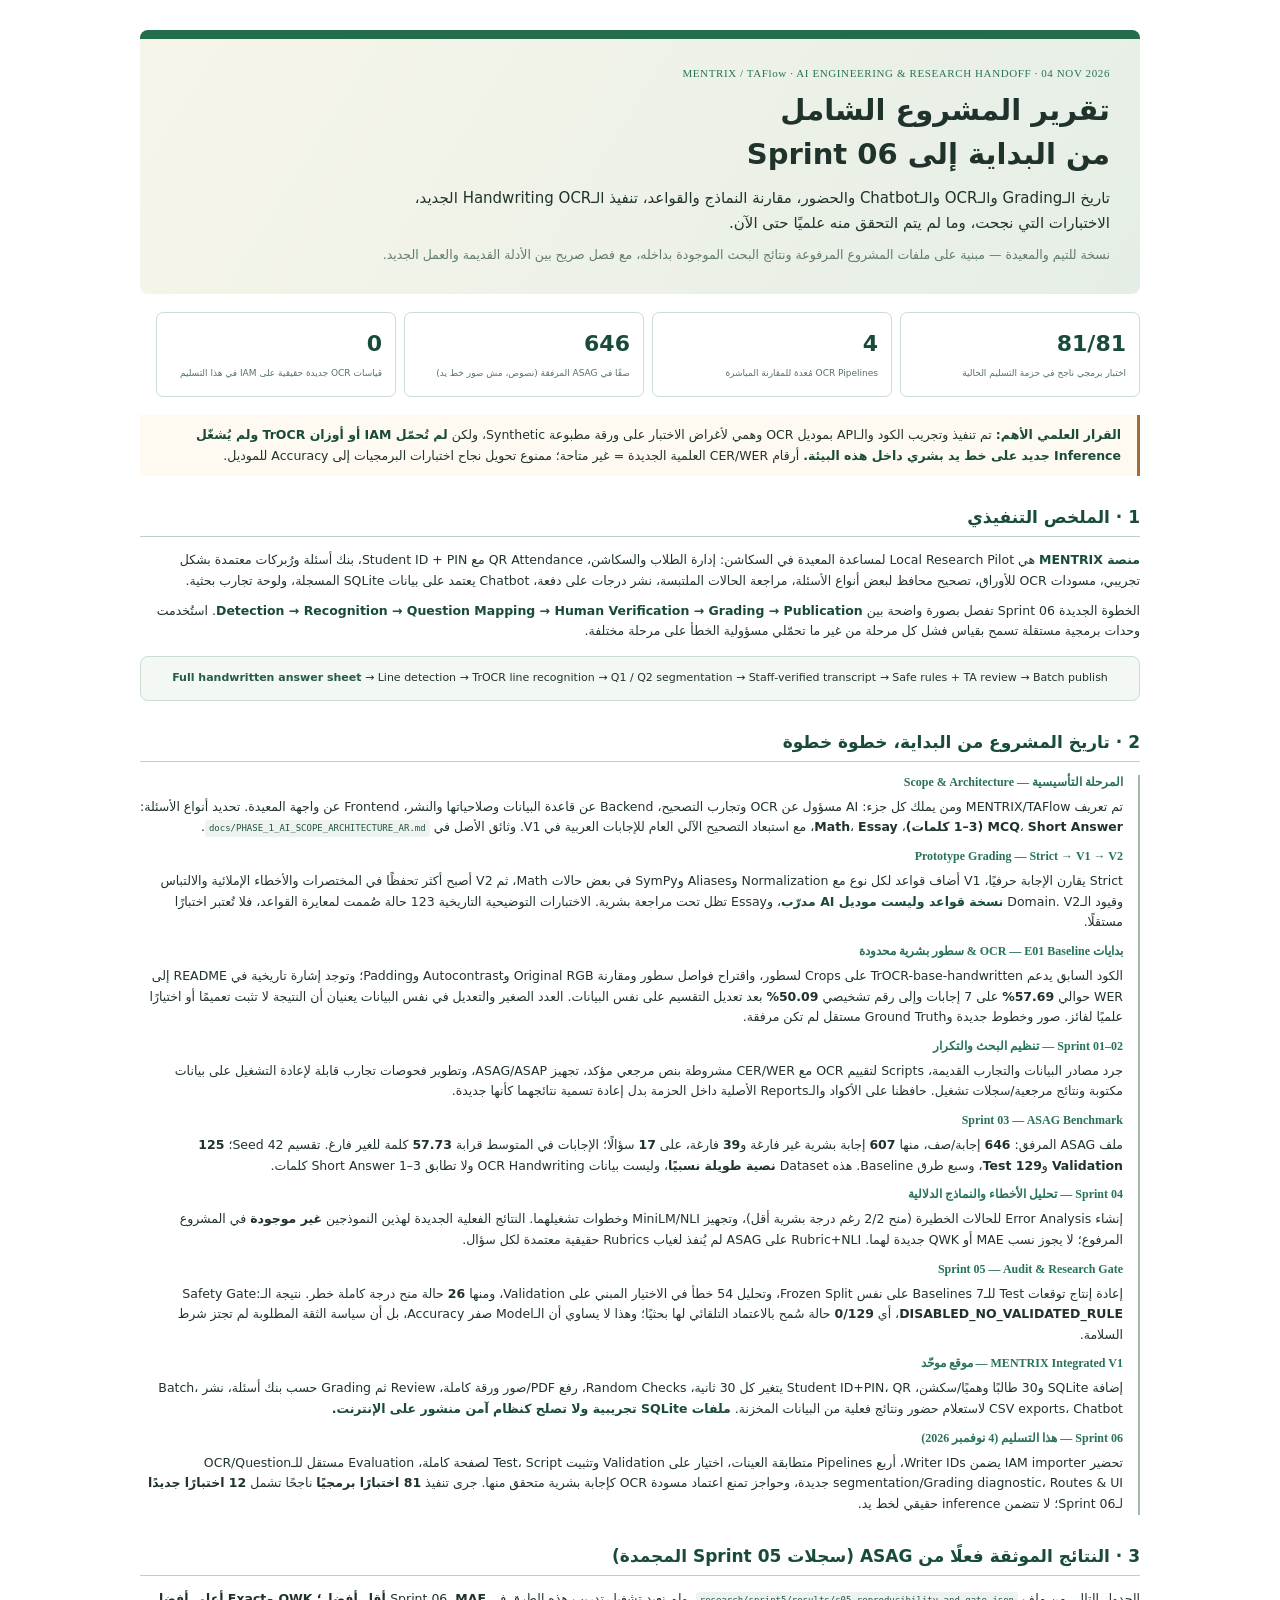
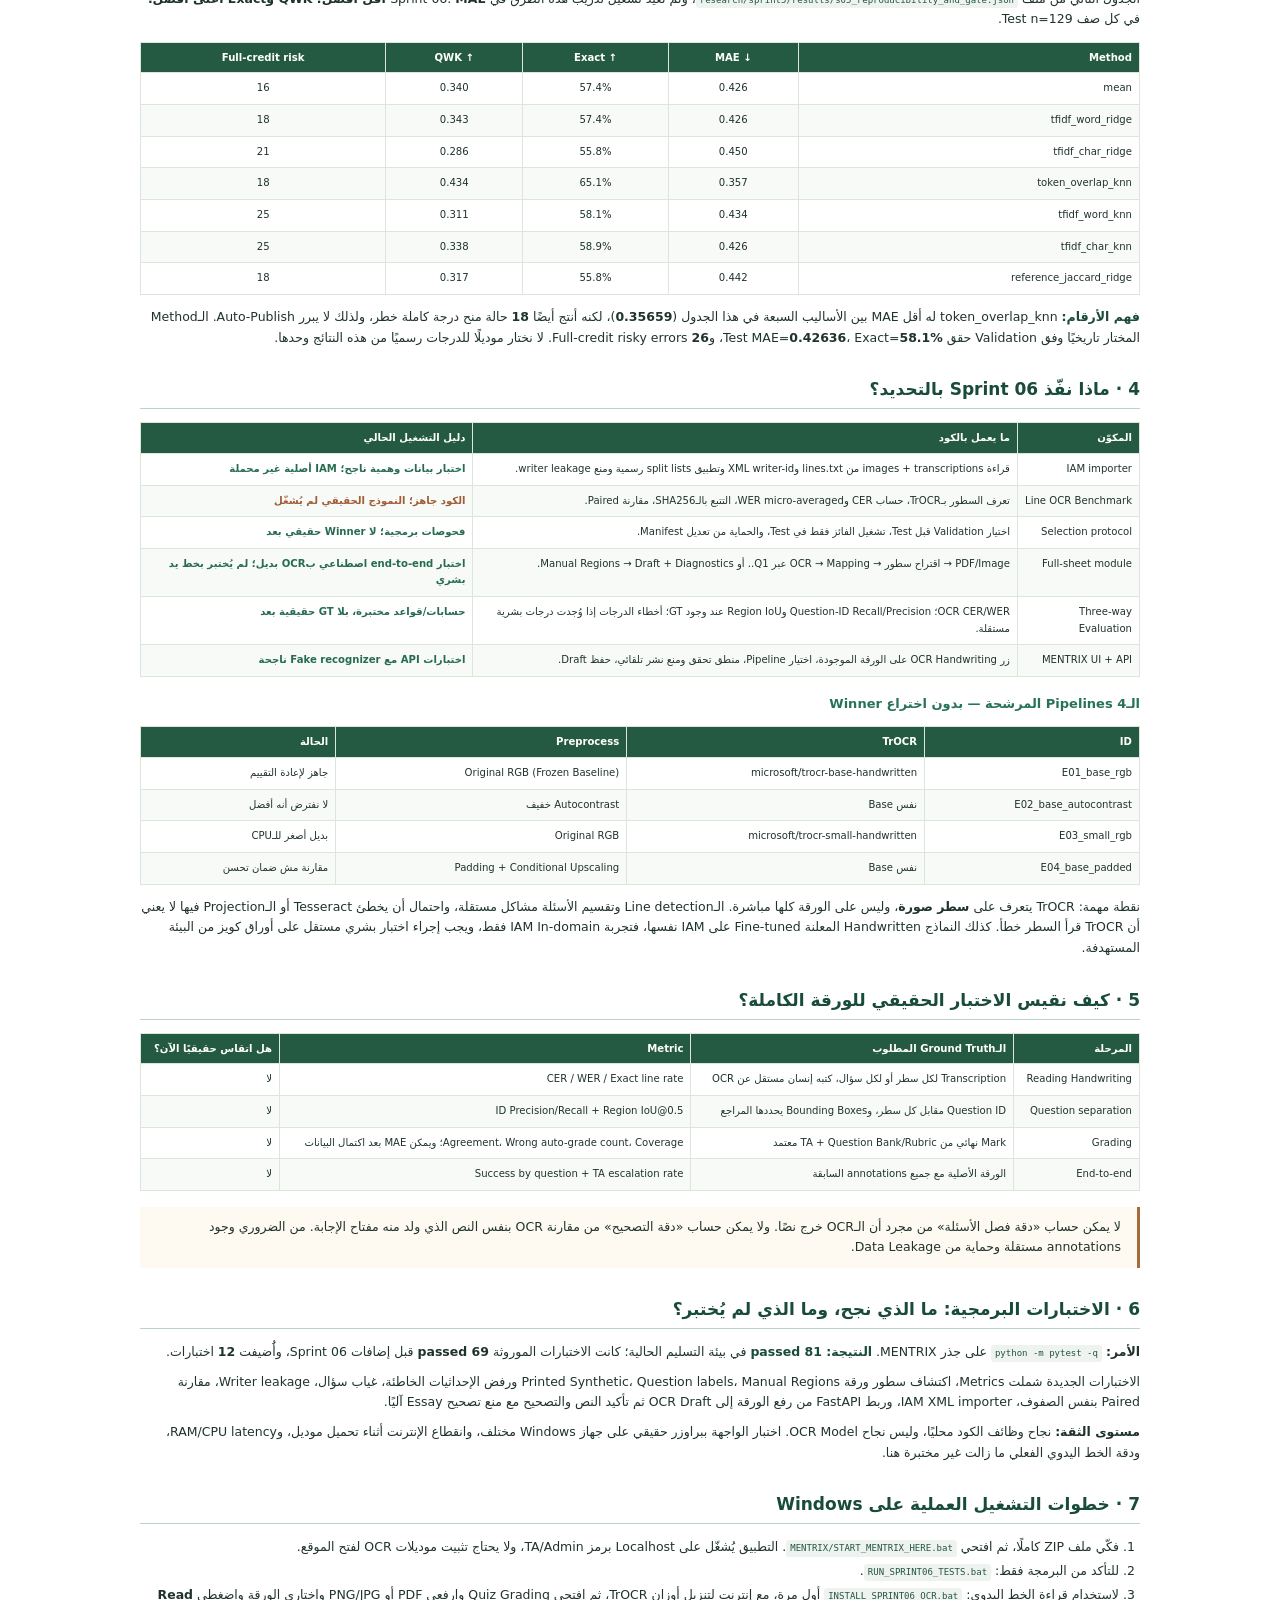
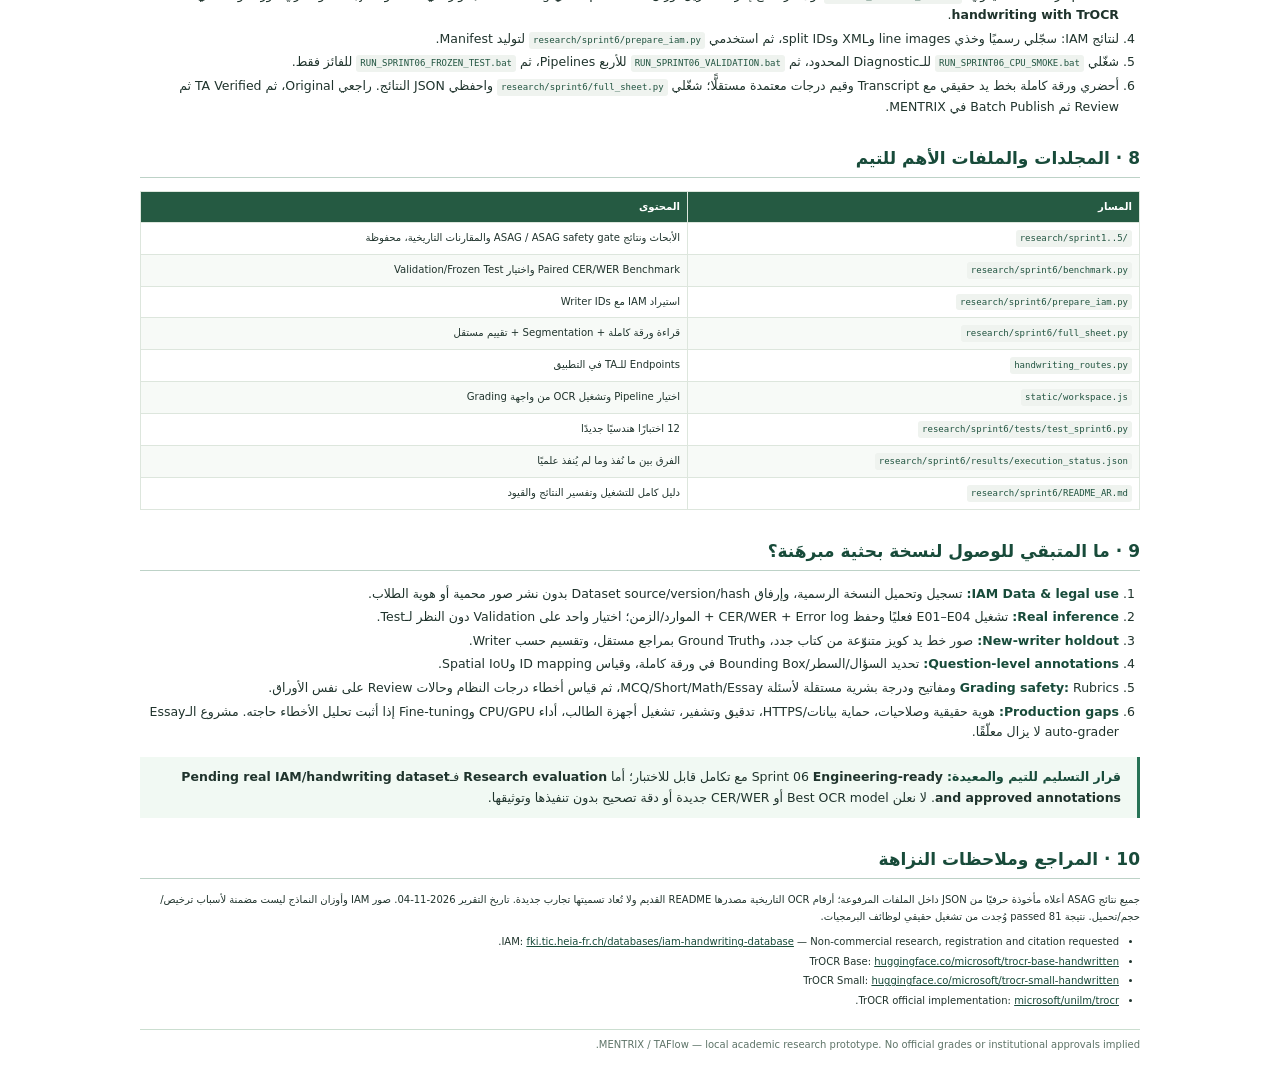
<file: MENTRIX/docs/MENTRIX_ALL_PHASES_SPRINT06_REPORT_AR.html>
<!doctype html><html lang="ar" dir="rtl"><head><meta charset="utf-8"/><meta name="viewport" content="width=device-width, initial-scale=1"/><title>MENTRIX | التقرير الشامل حتى Sprint 06</title><style>
@page {size:A4;margin:19mm 17mm 18mm 17mm; @bottom-center {content:"MENTRIX  |  Sprint 06  |  " counter(page);font:10px "Noto Sans Arabic";color:#83948c;}}
:root{--green:#184b3a;--green2:#277356;--muted:#547468;--cream:#f9f4e8;--ink:#1f332c;--border:#cbded0;--red:#8d4d34}*
{box-sizing:border-box}body{direction:rtl;font-family:"Noto Naskh Arabic", "DejaVu Sans",serif;font-size:12.5px;color:var(--ink);line-height:1.65;margin:0;background:white}
h1,h2,h3,.metric,.tag,th{font-family:"Noto Kufi Arabic", "DejaVu Sans",sans-serif}h1{font-size:29px;line-height:1.5;margin:10px 0}h2{font-size:17px;color:var(--green);padding:0 0 5px;border-bottom:1px solid #bdd2c7;margin:27px 0 13px}h3{font-size:13px;color:var(--green2);margin:16px 0 6px}p{margin:7px 0 9px}strong{color:var(--green)}.cover{min-height:220px;padding:28px 30px 20px;background:linear-gradient(122deg,#f7f5e9,#e5eee6);border-top:9px solid #236c4c;border-radius:8px}.eyebrow{font:11px "Noto Kufi Arabic";color:var(--green2);letter-spacing:.6px}.lede{font-size:15px;max-width:700px}.muted{color:#607b6d}.metric-grid{display:table;width:100%;border-spacing:8px 0;margin:18px -8px}.metric{display:table-cell;width:25%;padding:13px;border:1px solid var(--border);border-radius:7px;vertical-align:top}.metric b{font-size:22px;color:var(--green);display:block}.metric span{font-size:9px;color:var(--muted)}.warning{border-right:3px solid #a56b39;background:#fffaf1;padding:10px 16px;margin:16px 0;page-break-inside:avoid}.good{border-right:3px solid #277356;background:#f1f9f3;padding:10px 16px;margin:14px 0}.flow{direction:ltr;text-align:center;border:1px solid var(--border);padding:11px;border-radius:8px;background:#f4f8f4;font:11px "DejaVu Sans";line-height:1.9;margin:14px 0}.flow b{color:#255c43}table{border-collapse:collapse;width:100%;margin:12px 0;font-size:10.1px;page-break-inside:auto}th,td{padding:7px 7px;border:1px solid #dde6dd;vertical-align:top}thead th{background:#255a42;color:white;text-align:right;line-height:1.55}tr:nth-child(even) td{background:#f7faf7}tr{page-break-inside:avoid}.timeline{border-right:2px solid #a3baa8;padding-right:15px;margin-top:7px}.tl{margin:0 0 11px;page-break-inside:avoid}.tl .step{font:12px "Noto Kufi Arabic";color:var(--green2);font-weight:bold}ol,ul{padding-right:21px;margin:7px 0}li{margin:3px 0;break-inside:avoid}.small{font-size:10px}.code{font-family:"DejaVu Sans Mono",monospace;font-size:9px;direction:ltr;unicode-bidi:embed;display:inline-block;padding:1px 4px;background:#eff3ef;border-radius:3px;color:#215440}pre{direction:ltr;text-align:left;white-space:pre-wrap;overflow-wrap:anywhere;background:#eff5ef;border:1px solid #dceadf;padding:10px;font:9px "DejaVu Sans Mono";border-radius:6px}.nowrap{white-space:nowrap}.break{break-before:page}.status{font-weight:bold;color:#276c50}.pending{font-weight:bold;color:#a05d36}.note{font-size:10px;color:#62786e}.footer{font-size:10px;color:#5e7468;margin-top:20px;border-top:1px solid var(--border);padding-top:7px}a{color:var(--green);word-break:break-all}.en{direction:ltr;unicode-bidi:embed;display:inline-block;font-family:"DejaVu Sans",sans-serif}td.numeric,th.numeric{text-align:center;direction:ltr}header{page-break-inside:avoid}@media screen {body{max-width:1060px;margin:auto;padding:30px;background:#fff} .cover{min-height:230px} .metric{min-width:150px}}</style></head><body>
<section class="cover"><div class="eyebrow">MENTRIX / TAFlow · AI ENGINEERING & RESEARCH HANDOFF · 04 NOV 2026</div><h1>تقرير المشروع الشامل<br/>من البداية إلى Sprint 06</h1><p class="lede">تاريخ الـGrading والـOCR والـChatbot والحضور، مقارنة النماذج والقواعد، تنفيذ الـHandwriting OCR الجديد، الاختبارات التي نجحت، وما لم يتم التحقق منه علميًا حتى الآن.</p><p class="muted">نسخة للتيم والمعيدة — مبنية على ملفات المشروع المرفوعة ونتائج البحث الموجودة بداخله، مع فصل صريح بين الأدلة القديمة والعمل الجديد.</p></section>
<div class="metric-grid"><div class="metric"><b>81/81</b><span>اختبار برمجي ناجح في حزمة التسليم الحالية</span></div><div class="metric"><b>4</b><span>OCR Pipelines مُعدة للمقارنة المباشرة</span></div><div class="metric"><b>646</b><span>صفًا في ASAG المرفقة (نصوص، مش صور خط يد)</span></div><div class="metric"><b>0</b><span>قياسات OCR جديدة حقيقية على IAM في هذا التسليم</span></div></div>
<div class="warning"><strong>القرار العلمي الأهم:</strong> تم تنفيذ وتجريب الكود والـAPI بموديل OCR وهمي لأغراض الاختبار على ورقة مطبوعة Synthetic، ولكن <strong>لم تُحمّل IAM أو أوزان TrOCR ولم يُشغّل Inference جديد على خط يد بشري داخل هذه البيئة.</strong> أرقام CER/WER العلمية الجديدة = غير متاحة؛ ممنوع تحويل نجاح اختبارات البرمجيات إلى Accuracy للموديل.</div>
<h2>1 · الملخص التنفيذي</h2><p><strong>منصة MENTRIX</strong> هي Local Research Pilot لمساعدة المعيدة في السكاشن: إدارة الطلاب والسكاشن، QR Attendance مع Student ID + PIN، بنك أسئلة ورُبركات معتمدة بشكل تجريبي، مسودات OCR للأوراق، تصحيح محافظ لبعض أنواع الأسئلة، مراجعة الحالات الملتبسة، نشر درجات على دفعة، Chatbot يعتمد على بيانات SQLite المسجلة، ولوحة تجارب بحثية.</p><p>الخطوة الجديدة Sprint 06 تفصل بصورة واضحة بين <strong>Detection → Recognition → Question Mapping → Human Verification → Grading → Publication</strong>. استُخدمت وحدات برمجية مستقلة تسمح بقياس فشل كل مرحلة من غير ما تحمّلي مسؤولية الخطأ على مرحلة مختلفة.</p><div class="flow"><b>Full handwritten answer sheet</b> → Line detection → TrOCR line recognition → Q1 / Q2 segmentation → Staff-verified transcript → Safe rules + TA review → Batch publish</div>
<h2>2 · تاريخ المشروع من البداية، خطوة خطوة</h2><div class="timeline">
<div class="tl"><div class="step">المرحلة التأسيسية — Scope &amp; Architecture</div><p>تم تعريف MENTRIX/TAFlow ومن يملك كل جزء: AI مسؤول عن OCR وتجارب التصحيح، Backend عن قاعدة البيانات وصلاحياتها والنشر، Frontend عن واجهة المعيدة. تحديد أنواع الأسئلة: <b>MCQ</b>، <b>Short Answer (1–3 كلمات)</b>، <b>Math</b>، <b>Essay</b>، مع استبعاد التصحيح الآلي العام للإجابات العربية في V1. وثائق الأصل في <span class="code">docs/PHASE_1_AI_SCOPE_ARCHITECTURE_AR.md</span>.</p></div>
<div class="tl"><div class="step">Prototype Grading — Strict → V1 → V2</div><p>Strict يقارن الإجابة حرفيًا، V1 أضاف قواعد لكل نوع مع Normalization وAliases وSymPy في بعض حالات Math، ثم V2 أصبح أكثر تحفظًا في المختصرات والأخطاء الإملائية والالتباس وقيود الـDomain. V2 <strong>نسخة قواعد وليست موديل AI مدرّب</strong>، وEssay تظل تحت مراجعة بشرية. الاختبارات التوضيحية التاريخية 123 حالة صُممت لمعايرة القواعد، فلا تُعتبر اختبارًا مستقلًا.</p></div>
<div class="tl"><div class="step">بدايات OCR — E01 Baseline &amp; سطور بشرية محدودة</div><p>الكود السابق يدعم TrOCR-base-handwritten على Crops لسطور، واقتراح فواصل سطور ومقارنة Original RGB وAutocontrast وPadding؛ وتوجد إشارة تاريخية في README إلى WER حوالي <b>57.69%</b> على 7 إجابات وإلى رقم تشخيصي <b>50.09%</b> بعد تعديل التقسيم على نفس البيانات. العدد الصغير والتعديل في نفس البيانات يعنيان أن النتيجة لا تثبت تعميمًا أو اختيارًا علميًا لفائز. صور وخطوط جديدة وGround Truth مستقل لم تكن مرفقة.</p></div>
<div class="tl"><div class="step">Sprint 01–02 — تنظيم البحث والتكرار</div><p>جرد مصادر البيانات والتجارب القديمة، Scripts لتقييم OCR مع CER/WER مشروطة بنص مرجعي مؤكد، تجهيز ASAG/ASAP، وتطوير فحوصات تجارب قابلة لإعادة التشغيل على بيانات مكتوبة ونتائج مرجعية/سجلات تشغيل. حافظنا على الأكواد والـReports الأصلية داخل الحزمة بدل إعادة تسمية نتائجهما كأنها جديدة.</p></div>
<div class="tl"><div class="step">Sprint 03 — ASAG Benchmark</div><p>ملف ASAG المرفق: <b>646</b> إجابة/صف، منها <b>607</b> إجابة بشرية غير فارغة و<b>39</b> فارغة، على <b>17</b> سؤالًا؛ الإجابات في المتوسط قرابة <b>57.73</b> كلمة للغير فارغ. تقسيم Seed 42؛ <b>125 Validation</b> و<b>129 Test</b>، وسبع طرق Baseline. هذه Dataset <b>نصية طويلة نسبيًا</b>، وليست بيانات OCR Handwriting ولا تطابق Short Answer 1–3 كلمات.</p></div>
<div class="tl"><div class="step">Sprint 04 — تحليل الأخطاء والنماذج الدلالية</div><p>إنشاء Error Analysis للحالات الخطيرة (منح 2/2 رغم درجة بشرية أقل)، وتجهيز MiniLM/NLI وخطوات تشغيلهما. النتائج الفعلية الجديدة لهذين النموذجين <b>غير موجودة</b> في المشروع المرفوع؛ لا يجوز نسب MAE أو QWK جديدة لهما. Rubric+NLI على ASAG لم يُنفذ لغياب Rubrics حقيقية معتمدة لكل سؤال.</p></div>
<div class="tl"><div class="step">Sprint 05 — Audit &amp; Research Gate</div><p>إعادة إنتاج توقعات Test للـ7 Baselines على نفس Frozen Split، وتحليل 54 خطأ في الاختيار المبني على Validation، ومنها <b>26</b> حالة منح درجة كاملة خطر. نتيجة الـSafety Gate: <b>DISABLED_NO_VALIDATED_RULE</b>، أي <b>0/129</b> حالة سُمح بالاعتماد التلقائي لها بحثيًا؛ وهذا لا يساوي أن الـModel صفر Accuracy، بل أن سياسة الثقة المطلوبة لم تجتز شرط السلامة.</p></div>
<div class="tl"><div class="step">MENTRIX Integrated V1 — موقع موحّد</div><p>إضافة SQLite و30 طالبًا وهميًا/سكشن، Student ID+PIN، QR يتغير كل 30 ثانية، Random Checks، رفع PDF/صور ورقة كاملة، Review ثم Grading حسب بنك أسئلة، نشر Batch، CSV exports، Chatbot لاستعلام حضور ونتائج فعلية من البيانات المخزنة. <strong>ملفات SQLite تجريبية ولا تصلح كنظام آمن منشور على الإنترنت.</strong></p></div>
<div class="tl"><div class="step">Sprint 06 — هذا التسليم (4 نوفمبر 2026)</div><p>تحضير IAM importer يضمن Writer IDs، أربع Pipelines متطابقة العينات، اختيار على Validation وتثبيت Test، Script لصفحة كاملة، Evaluation مستقل للـOCR/Question segmentation/Grading diagnostic، Routes &amp; UI جديدة، وحواجز تمنع اعتماد مسودة OCR كإجابة بشرية متحقق منها. جرى تنفيذ <b>81 اختبارًا برمجيًا</b> ناجحًا تشمل <b>12 اختبارًا جديدًا</b> لـSprint 06؛ لا تتضمن inference حقيقي لخط يد.</p></div>
</div>
<h2 class="break">3 · النتائج الموثقة فعلًا من ASAG (سجلات Sprint 05 المجمدة)</h2><p>الجدول التالي من ملف <span class="code">research/sprint5/results/s05_reproducibility_and_gate.json</span>، ولم نعيد تشغيل تدريب هذه الطرق في Sprint 06. <b>MAE أقل أفضل؛ QWK وExact أعلى أفضل.</b> في كل صف Test n=129.</p>
<table><thead><tr><th>Method</th><th class="numeric">MAE ↓</th><th class="numeric">Exact ↑</th><th class="numeric">QWK ↑</th><th class="numeric">Full-credit risk</th></tr></thead><tbody><tr><td><span class="en">mean</span></td><td class="numeric">0.426</td><td class="numeric">57.4%</td><td class="numeric">0.340</td><td class="numeric">16</td></tr><tr><td><span class="en">tfidf_word_ridge</span></td><td class="numeric">0.426</td><td class="numeric">57.4%</td><td class="numeric">0.343</td><td class="numeric">18</td></tr><tr><td><span class="en">tfidf_char_ridge</span></td><td class="numeric">0.450</td><td class="numeric">55.8%</td><td class="numeric">0.286</td><td class="numeric">21</td></tr><tr><td><span class="en">token_overlap_knn</span></td><td class="numeric">0.357</td><td class="numeric">65.1%</td><td class="numeric">0.434</td><td class="numeric">18</td></tr><tr><td><span class="en">tfidf_word_knn</span></td><td class="numeric">0.434</td><td class="numeric">58.1%</td><td class="numeric">0.311</td><td class="numeric">25</td></tr><tr><td><span class="en">tfidf_char_knn</span></td><td class="numeric">0.426</td><td class="numeric">58.9%</td><td class="numeric">0.338</td><td class="numeric">25</td></tr><tr><td><span class="en">reference_jaccard_ridge</span></td><td class="numeric">0.442</td><td class="numeric">55.8%</td><td class="numeric">0.317</td><td class="numeric">18</td></tr></tbody></table>
<p><strong>فهم الأرقام:</strong> <span class="en">token_overlap_knn</span> له أقل MAE بين الأساليب السبعة في هذا الجدول (<b>0.35659</b>)، لكنه أنتج أيضًا <b>18</b> حالة منح درجة كاملة خطر، ولذلك لا يبرر Auto-Publish. الـMethod المختار تاريخيًا وفق Validation حقق Test MAE=<b>0.42636</b>، Exact=<b>58.1%</b>، و<b>26</b> Full-credit risky errors. لا نختار موديلًا للدرجات رسميًا من هذه النتائج وحدها.</p>
<h2>4 · ماذا نفّذ Sprint 06 بالتحديد؟</h2>
<table><thead><tr><th>المكوّن</th><th>ما يعمل بالكود</th><th>دليل التشغيل الحالي</th></tr></thead><tbody>
<tr><td>IAM importer</td><td>قراءة images + transcriptions من lines.txt وXML writer-id وتطبيق split lists رسمية ومنع writer leakage.</td><td class="status">اختبار بيانات وهمية ناجح؛ IAM أصلية غير محملة</td></tr>
<tr><td>Line OCR Benchmark</td><td>تعرف السطور بـTrOCR، حساب CER وWER micro-averaged، التتبع بالـSHA256، مقارنة Paired.</td><td class="pending">الكود جاهز؛ النموذج الحقيقي لم يُشغّل</td></tr>
<tr><td>Selection protocol</td><td>اختيار Validation قبل Test، تشغيل الفائز فقط في Test، والحماية من تعديل Manifest.</td><td class="status">فحوصات برمجية؛ لا Winner حقيقي بعد</td></tr>
<tr><td>Full-sheet module</td><td>PDF/Image → اقتراح سطور → OCR → Mapping عبر Q1.. أو Manual Regions → Draft + Diagnostics.</td><td class="status">اختبار end-to-end اصطناعي بOCR بديل؛ لم يُختبر بخط يد بشري</td></tr>
<tr><td>Three-way Evaluation</td><td>OCR CER/WER؛ Question-ID Recall/Precision وRegion IoU عند وجود GT؛ أخطاء الدرجات إذا وُجدت درجات بشرية مستقلة.</td><td class="status">حسابات/قواعد مختبرة، بلا GT حقيقية بعد</td></tr>
<tr><td>MENTRIX UI + API</td><td>زر OCR Handwriting على الورقة الموجودة، اختيار Pipeline، منطق تحقق ومنع نشر تلقائي، حفظ Draft.</td><td class="status">اختبارات API مع Fake recognizer ناجحة</td></tr>
</tbody></table>
<h3>الـ4 Pipelines المرشحة — بدون اختراع Winner</h3>
<table><thead><tr><th>ID</th><th>TrOCR</th><th>Preprocess</th><th>الحالة</th></tr></thead><tbody>
<tr><td><span class="en">E01_base_rgb</span></td><td>microsoft/trocr-base-handwritten</td><td>Original RGB (Frozen Baseline)</td><td>جاهز لإعادة التقييم</td></tr>
<tr><td><span class="en">E02_base_autocontrast</span></td><td>نفس Base</td><td>Autocontrast خفيف</td><td>لا نفترض أنه أفضل</td></tr>
<tr><td><span class="en">E03_small_rgb</span></td><td>microsoft/trocr-small-handwritten</td><td>Original RGB</td><td>بديل أصغر للـCPU</td></tr>
<tr><td><span class="en">E04_base_padded</span></td><td>نفس Base</td><td>Padding + Conditional Upscaling</td><td>مقارنة مش ضمان تحسن</td></tr>
</tbody></table>
<p>نقطة مهمة: TrOCR يتعرف على <b>سطر صورة</b>، وليس على الورقة كلها مباشرة. الـLine detection وتقسيم الأسئلة مشاكل مستقلة، واحتمال أن يخطئ Tesseract أو الـProjection فيها لا يعني أن TrOCR قرأ السطر خطأ. كذلك النماذج Handwritten المعلنة Fine-tuned على IAM نفسها، فتجربة IAM In-domain فقط، ويجب إجراء اختبار بشري مستقل على أوراق كويز من البيئة المستهدفة.</p>
<h2>5 · كيف نقيس الاختبار الحقيقي للورقة الكاملة؟</h2>
<table><thead><tr><th>المرحلة</th><th>الـGround Truth المطلوب</th><th>Metric</th><th>هل اتقاس حقيقيًا الآن؟</th></tr></thead><tbody>
<tr><td>Reading Handwriting</td><td>Transcription لكل سطر أو لكل سؤال، كتبه إنسان مستقل عن OCR</td><td>CER / WER / Exact line rate</td><td>لا</td></tr>
<tr><td>Question separation</td><td>Question ID مقابل كل سطر، وBounding Boxes يحددها المراجع</td><td>ID Precision/Recall + Region IoU@0.5</td><td>لا</td></tr>
<tr><td>Grading</td><td>Mark نهائي من TA + Question Bank/Rubric معتمد</td><td>Agreement، Wrong auto-grade count، Coverage؛ ويمكن MAE بعد اكتمال البيانات</td><td>لا</td></tr>
<tr><td>End-to-end</td><td>الورقة الأصلية مع جميع annotations السابقة</td><td>Success by question + TA escalation rate</td><td>لا</td></tr>
</tbody></table>
<div class="warning">لا يمكن حساب «دقة فصل الأسئلة» من مجرد أن الـOCR خرج نصًا. ولا يمكن حساب «دقة التصحيح» من مقارنة OCR بنفس النص الذي ولد منه مفتاح الإجابة. من الضروري وجود annotations مستقلة وحماية من Data Leakage.</div>
<h2>6 · الاختبارات البرمجية: ما الذي نجح، وما الذي لم يُختبر؟</h2><p><b>الأمر:</b> <span class="code">python -m pytest -q</span> على جذر MENTRIX. <strong>النتيجة: 81 passed</strong> في بيئة التسليم الحالية؛ كانت الاختبارات الموروثة <b>69 passed</b> قبل إضافات Sprint 06، وأُضيفت <b>12</b> اختبارات.</p><p>الاختبارات الجديدة شملت Metrics، اكتشاف سطور ورقة Printed Synthetic، Question labels، Manual Regions ورفض الإحداثيات الخاطئة، غياب سؤال، Writer leakage، مقارنة Paired بنفس الصفوف، IAM XML importer، وربط FastAPI من رفع الورقة إلى OCR Draft ثم تأكيد النص والتصحيح مع منع تصحيح Essay آليًا.</p><p><b>مستوى الثقة:</b> نجاح وظائف الكود محليًا، وليس نجاح OCR Model. اختبار الواجهة ببراوزر حقيقي على جهاز Windows مختلف، وانقطاع الإنترنت أثناء تحميل موديل، وRAM/CPU latency، ودقة الخط اليدوي الفعلي ما زالت غير مختبرة هنا.</p>
<h2>7 · خطوات التشغيل العملية على Windows</h2><ol>
<li>فكّي ملف ZIP كاملًا، ثم افتحي <span class="code">MENTRIX/START_MENTRIX_HERE.bat</span>. التطبيق يُشغّل على Localhost برمز TA/Admin، ولا يحتاج تثبيت موديلات OCR لفتح الموقع.</li>
<li>للتأكد من البرمجة فقط: <span class="code">RUN_SPRINT06_TESTS.bat</span>.</li>
<li>لاستخدام قراءة الخط اليدوي: <span class="code">INSTALL_SPRINT06_OCR.bat</span> أول مرة، مع إنترنت لتنزيل أوزان TrOCR، ثم افتحي Quiz Grading وارفعي PDF أو PNG/JPG واختاري الورقة واضغطي <b>Read handwriting with TrOCR</b>.</li>
<li>لنتائج IAM: سجّلي رسميًا وخذي line images وXML وsplit IDs، ثم استخدمي <span class="code">research/sprint6/prepare_iam.py</span> لتوليد Manifest.</li>
<li>شغّلي <span class="code">RUN_SPRINT06_CPU_SMOKE.bat</span> للـDiagnostic المحدود، ثم <span class="code">RUN_SPRINT06_VALIDATION.bat</span> للأربع Pipelines، ثم <span class="code">RUN_SPRINT06_FROZEN_TEST.bat</span> للفائز فقط.</li>
<li>أحضري ورقة كاملة بخط يد حقيقي مع Transcript وقيم درجات معتمدة مستقلًّا؛ شغّلي <span class="code">research/sprint6/full_sheet.py</span> واحفظي JSON النتائج. راجعي Original، ثم TA Verified ثم Review ثم Batch Publish في MENTRIX.</li>
</ol>
<h2>8 · المجلدات والملفات الأهم للتيم</h2><table><thead><tr><th>المسار</th><th>المحتوى</th></tr></thead><tbody>
<tr><td><span class="code">research/sprint1..5/</span></td><td>الأبحاث ونتائج ASAG / ASAG safety gate والمقارنات التاريخية، محفوظة</td></tr>
<tr><td><span class="code">research/sprint6/benchmark.py</span></td><td>Paired CER/WER Benchmark واختيار Validation/Frozen Test</td></tr>
<tr><td><span class="code">research/sprint6/prepare_iam.py</span></td><td>استيراد IAM مع Writer IDs</td></tr>
<tr><td><span class="code">research/sprint6/full_sheet.py</span></td><td>قراءة ورقة كاملة + Segmentation + تقييم مستقل</td></tr>
<tr><td><span class="code">handwriting_routes.py</span></td><td>Endpoints للـTA في التطبيق</td></tr>
<tr><td><span class="code">static/workspace.js</span></td><td>اختيار Pipeline وتشغيل OCR من واجهة Grading</td></tr>
<tr><td><span class="code">research/sprint6/tests/test_sprint6.py</span></td><td>12 اختبارًا هندسيًا جديدًا</td></tr>
<tr><td><span class="code">research/sprint6/results/execution_status.json</span></td><td>الفرق بين ما نُفذ وما لم يُنفذ علميًا</td></tr>
<tr><td><span class="code">research/sprint6/README_AR.md</span></td><td>دليل كامل للتشغيل وتفسير النتائج والقيود</td></tr>
</tbody></table>
<h2>9 · ما المتبقي للوصول لنسخة بحثية مبرهَنة؟</h2><ol>
<li><strong>IAM Data &amp; legal use:</strong> تسجيل وتحميل النسخة الرسمية، وإرفاق Dataset source/version/hash بدون نشر صور محمية أو هوية الطلاب.</li>
<li><strong>Real inference:</strong> تشغيل E01–E04 فعليًا وحفظ CER/WER + Error log + الموارد/الزمن؛ اختيار واحد على Validation دون النظر لـTest.</li>
<li><strong>New-writer holdout:</strong> صور خط يد كويز متنوّعة من كتاب جدد، وGround Truth بمراجع مستقل، وتقسيم حسب Writer.</li>
<li><strong>Question-level annotations:</strong> تحديد السؤال/السطر/Bounding Box في ورقة كاملة، وقياس ID mapping وSpatial IoU.</li>
<li><strong>Grading safety:</strong> Rubrics ومفاتيح ودرجة بشرية مستقلة لأسئلة MCQ/Short/Math/Essay، ثم قياس أخطاء درجات النظام وحالات Review على نفس الأوراق.</li>
<li><strong>Production gaps:</strong> هوية حقيقية وصلاحيات، حماية بيانات/HTTPS، تدقيق وتشفير، تشغيل أجهزة الطالب، أداء CPU/GPU وFine-tuning إذا أثبت تحليل الأخطاء حاجته. مشروع الـEssay auto-grader لا يزال معلّقًا.</li>
</ol><div class="good"><strong>قرار التسليم للتيم والمعيدة:</strong> Sprint 06 <b>Engineering-ready</b> مع تكامل قابل للاختبار؛ أما <b>Research evaluation</b> فـ<b>Pending real IAM/handwriting dataset and approved annotations</b>. لا نعلن Best OCR model أو CER/WER جديدة أو دقة تصحيح بدون تنفيذها وتوثيقها.</div>
<h2>10 · المراجع وملاحظات النزاهة</h2><p class="small">جميع نتائج ASAG أعلاه مأخوذة حرفيًا من JSON داخل الملفات المرفوعة؛ أرقام OCR التاريخية مصدرها README القديم ولا تُعاد تسميتها تجارب جديدة. تاريخ التقرير 2026-11-04. صور IAM وأوزان النماذج ليست مضمنة لأسباب ترخيص/حجم/تحميل. نتيجة 81 passed وُجدت من تشغيل حقيقي لوظائف البرمجيات.</p><ul class="small"><li>IAM: <a href="https://fki.tic.heia-fr.ch/databases/iam-handwriting-database">fki.tic.heia-fr.ch/databases/iam-handwriting-database</a> — Non-commercial research, registration and citation requested.</li><li>TrOCR Base: <a href="https://huggingface.co/microsoft/trocr-base-handwritten">huggingface.co/microsoft/trocr-base-handwritten</a></li><li>TrOCR Small: <a href="https://huggingface.co/microsoft/trocr-small-handwritten">huggingface.co/microsoft/trocr-small-handwritten</a></li><li>TrOCR official implementation: <a href="https://github.com/microsoft/unilm/tree/master/trocr">microsoft/unilm/trocr</a>.</li></ul>
<div class="footer">MENTRIX / TAFlow — local academic research prototype. No official grades or institutional approvals implied.</div>
</body></html>
</file>
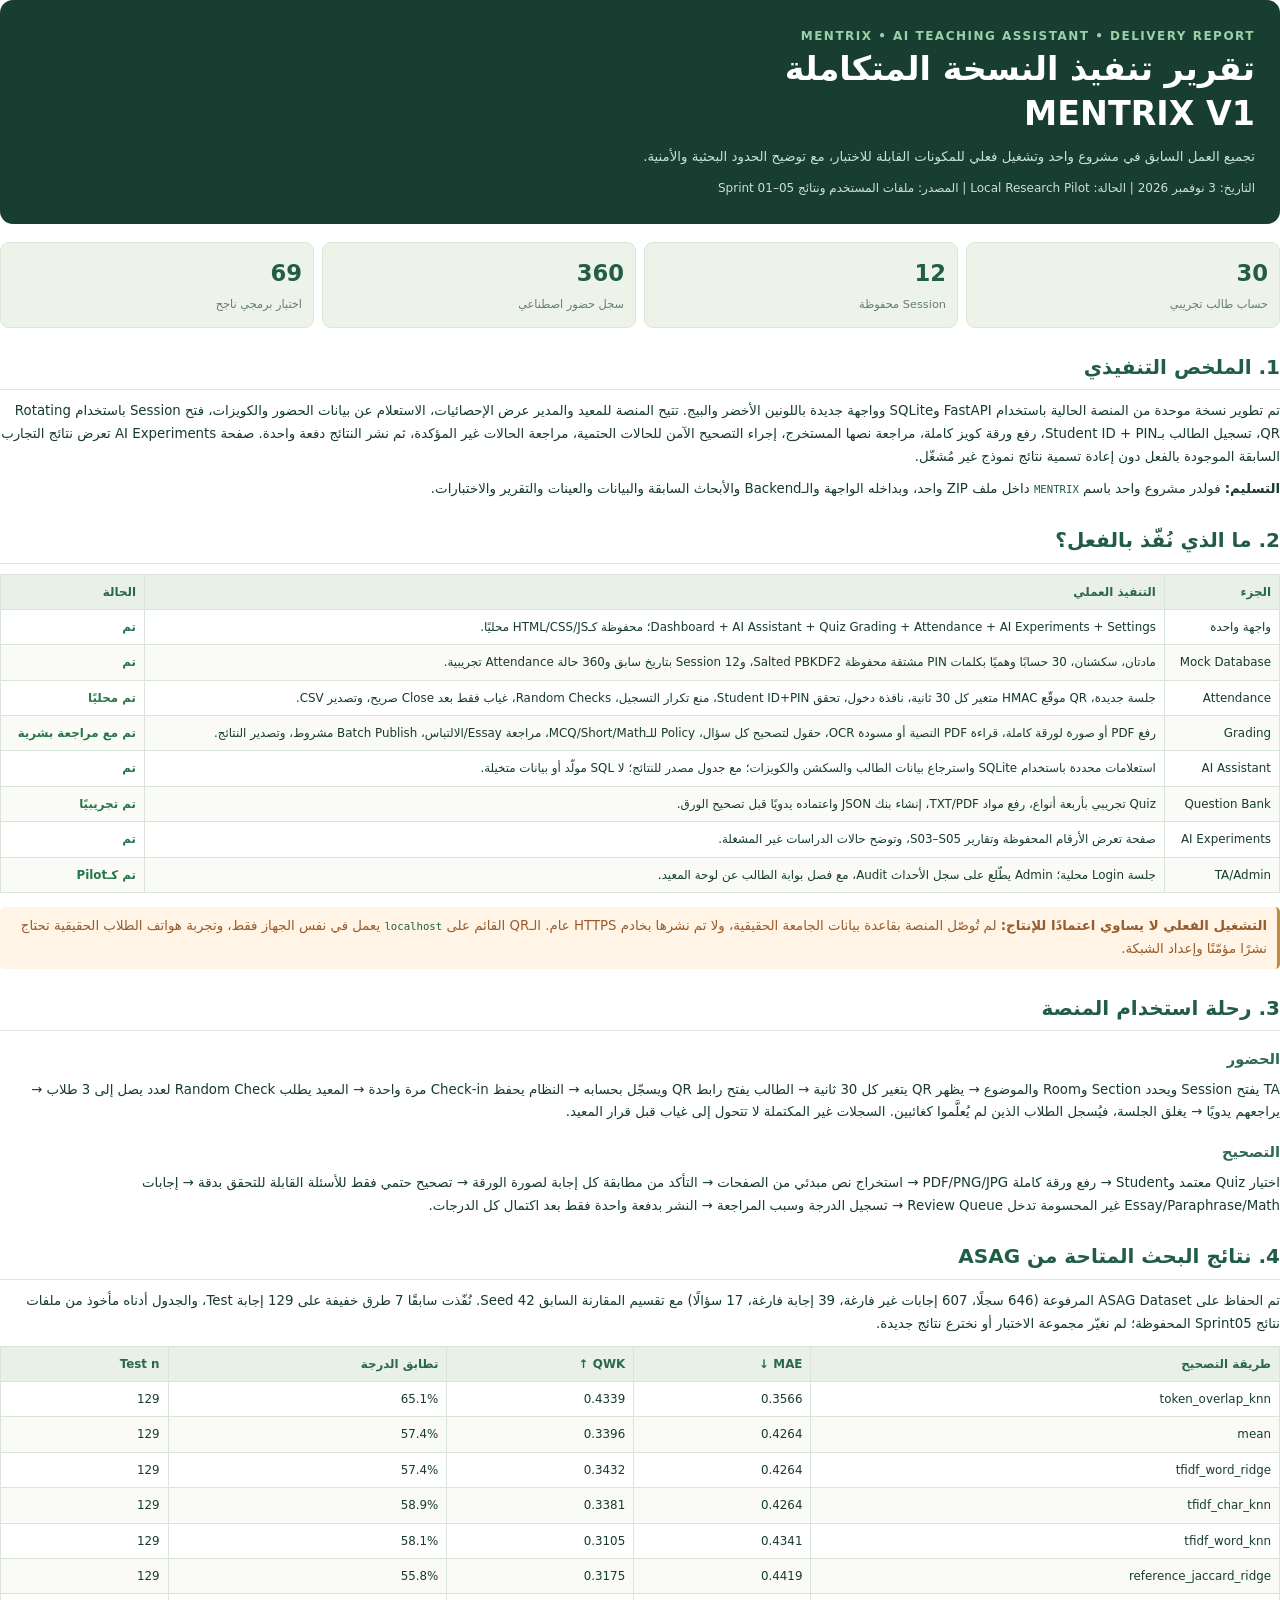
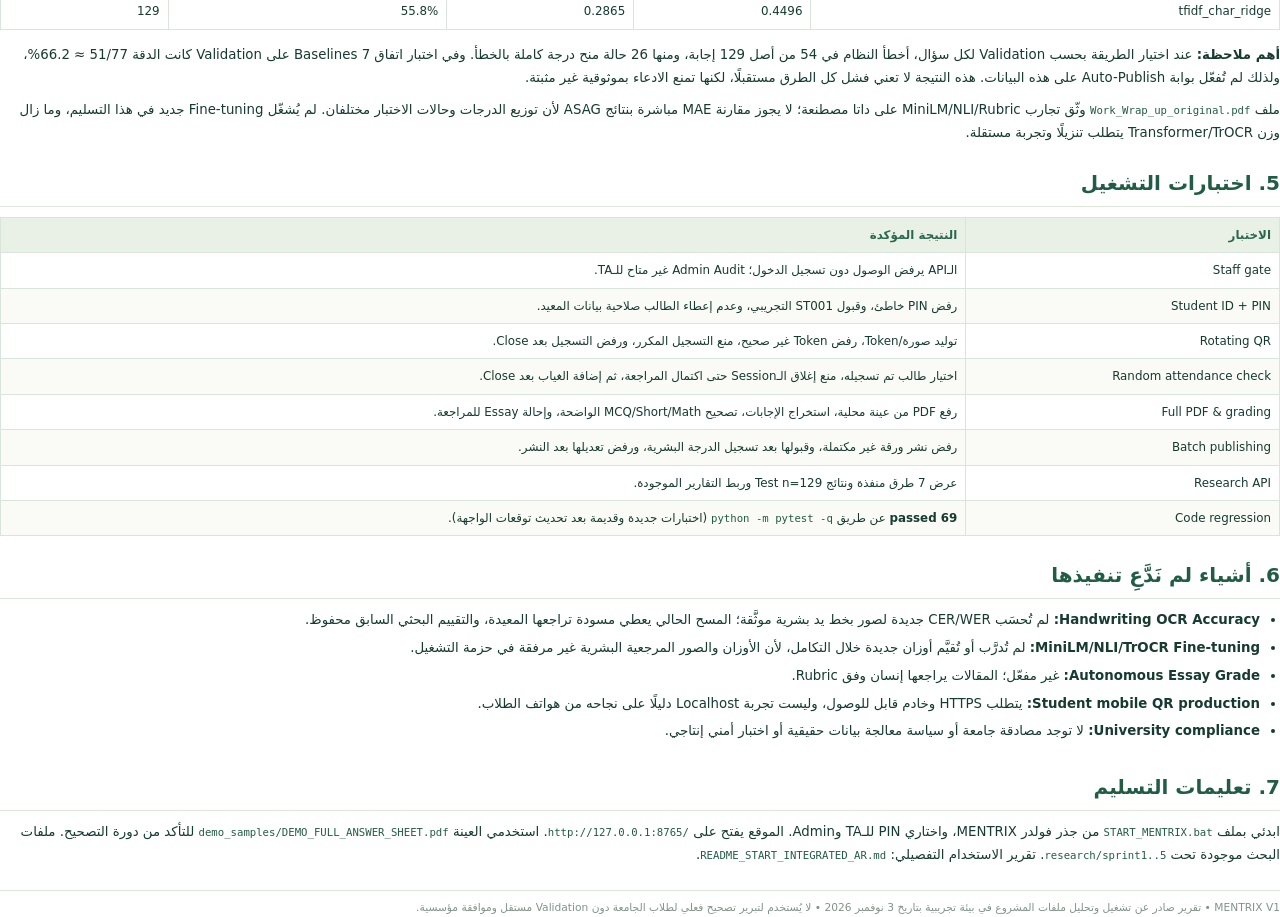
<file: MENTRIX/docs/MENTRIX_FINAL_IMPLEMENTATION_REPORT_AR.html>
<!doctype html><html lang="ar" dir="rtl"><head><meta charset="utf-8"><title>MENTRIX V1 | تقرير التنفيذ والتقييم</title><style>
@page{size:A4;margin:17mm 17mm 16mm}body{font-family:"DejaVu Sans",Tahoma,Arial,sans-serif;color:#163b30;margin:0;font-size:10pt;line-height:1.72;direction:rtl}h1,h2,h3,p{margin-top:0}h1{font-size:25pt;line-height:1.35;margin-bottom:9px}h2{font-size:15pt;color:#215c45;border-bottom:1px solid #dce7da;padding-bottom:5px;margin:22px 0 10px}h3{font-size:11pt;color:#2d6b51;margin:15px 0 7px}p{margin-bottom:9px}.header{background:#173e30;color:#fff;padding:26px 25px;border-radius:13px;margin-bottom:18px}.header h1{color:#fff}.header p{color:#c8e2d0}.kicker{letter-spacing:1.5px;color:#9ad0aa;font-size:9pt;font-weight:bold}.meta{font-size:9pt;color:#709183}.stats{display:flex;gap:8px;margin:12px 0 18px}.stat{flex:1;background:#edf3e8;border:1px solid #d9e7d7;border-radius:9px;padding:11px}.stat strong{display:block;font-size:17pt;color:#235d43}.stat span{color:#657e6c;font-size:8.5pt}.two{display:flex;gap:12px}.two>div{flex:1}.tag{background:#e6f0e7;color:#276442;border-radius:4px;font-weight:bold;padding:2px 8px}.warn{background:#fff4e5;color:#985c2d;padding:8px 10px;border-right:3px solid #bc8d42;border-radius:5px}table{border-collapse:collapse;width:100%;margin:10px 0 14px;direction:rtl;font-size:8.9pt}th,td{border:1px solid #d9e5db;padding:7px 8px;text-align:right;vertical-align:top}th{background:#e9f1e7;color:#2b674d}tr:nth-child(2n){background:#fafbf7}ul{padding-right:20px;margin:8px 0 13px}li{padding-bottom:5px}code{direction:ltr;unicode-bidi:embed;font-family:DejaVu Sans Mono,monospace;font-size:8pt;color:#215d45}.block{background:#f3f6ee;padding:11px 14px;border-radius:9px;margin:12px 0}.small{color:#708578;font-size:8.8pt}.pagebreak{break-before:page}.footer{border-top:1px solid #dce7db;margin-top:23px;padding-top:8px;font-size:8pt;color:#809488}.english{direction:ltr;text-align:left}.statusok{color:#267748;font-weight:bold}.statuspending{color:#a35b28;font-weight:bold}.nowrap{white-space:nowrap}a{color:#24694b;text-decoration:none}
</style></head><body>
<div class="header"><div class="kicker">MENTRIX • AI TEACHING ASSISTANT • DELIVERY REPORT</div><h1>تقرير تنفيذ النسخة المتكاملة<br>MENTRIX V1</h1><p>تجميع العمل السابق في مشروع واحد وتشغيل فعلي للمكونات القابلة للاختبار، مع توضيح الحدود البحثية والأمنية.</p><div class="meta" style="color:#cce0d2">التاريخ: 3 نوفمبر 2026 | الحالة: Local Research Pilot | المصدر: ملفات المستخدم ونتائج Sprint 01–05</div></div>
<div class="stats"><div class="stat"><strong>30</strong><span>حساب طالب تجريبي</span></div><div class="stat"><strong>12</strong><span>Session محفوظة</span></div><div class="stat"><strong>360</strong><span>سجل حضور اصطناعي</span></div><div class="stat"><strong>69</strong><span>اختبار برمجي ناجح</span></div></div>
<h2>1. الملخص التنفيذي</h2><p>تم تطوير نسخة موحدة من المنصة الحالية باستخدام FastAPI وSQLite وواجهة جديدة باللونين الأخضر والبيج. تتيح المنصة للمعيد والمدير عرض الإحصائيات، الاستعلام عن بيانات الحضور والكويزات، فتح Session باستخدام Rotating QR، تسجيل الطالب بـStudent ID + PIN، رفع ورقة كويز كاملة، مراجعة نصها المستخرج، إجراء التصحيح الآمن للحالات الحتمية، مراجعة الحالات غير المؤكدة، ثم نشر النتائج دفعة واحدة. صفحة AI Experiments تعرض نتائج التجارب السابقة الموجودة بالفعل دون إعادة تسمية نتائج نموذج غير مُشغّل.</p><p><strong>التسليم:</strong> فولدر مشروع واحد باسم <code>MENTRIX</code> داخل ملف ZIP واحد، وبداخله الواجهة والـBackend والأبحاث السابقة والبيانات والعينات والتقرير والاختبارات.</p>
<h2>2. ما الذي نُفّذ بالفعل؟</h2><table><thead><tr><th>الجزء</th><th>التنفيذ العملي</th><th>الحالة</th></tr></thead><tbody>
<tr><td>واجهة واحدة</td><td>Dashboard + AI Assistant + Quiz Grading + Attendance + AI Experiments + Settings؛ محفوظة كـHTML/CSS/JS محليًا.</td><td class="statusok">تم</td></tr>
<tr><td>Mock Database</td><td>مادتان، سكشنان، 30 حسابًا وهميًا بكلمات PIN مشتقة محفوظة Salted PBKDF2، و12 Session بتاريخ سابق و360 حالة Attendance تجريبية.</td><td class="statusok">تم</td></tr>
<tr><td>Attendance</td><td>جلسة جديدة، QR موقّع HMAC متغير كل 30 ثانية، نافذة دخول، تحقق Student ID+PIN، منع تكرار التسجيل، Random Checks، غياب فقط بعد Close صريح، وتصدير CSV.</td><td class="statusok">تم محليًا</td></tr>
<tr><td>Grading</td><td>رفع PDF أو صورة لورقة كاملة، قراءة PDF النصية أو مسودة OCR، حقول لتصحيح كل سؤال، Policy للـMCQ/Short/Math، مراجعة Essay/الالتباس، Batch Publish مشروط، وتصدير النتائج.</td><td class="statusok">تم مع مراجعة بشرية</td></tr>
<tr><td>AI Assistant</td><td>استعلامات محددة باستخدام SQLite واسترجاع بيانات الطالب والسكشن والكويزات؛ مع جدول مصدر للنتائج؛ لا SQL مولّد أو بيانات متخيلة.</td><td class="statusok">تم</td></tr>
<tr><td>Question Bank</td><td>Quiz تجريبي بأربعة أنواع، رفع مواد TXT/PDF، إنشاء بنك JSON واعتماده يدويًا قبل تصحيح الورق.</td><td class="statusok">تم تجريبيًا</td></tr>
<tr><td>AI Experiments</td><td>صفحة تعرض الأرقام المحفوظة وتقارير S03–S05، وتوضح حالات الدراسات غير المشغلة.</td><td class="statusok">تم</td></tr>
<tr><td>TA/Admin</td><td>جلسة Login محلية؛ Admin يطّلع على سجل الأحداث Audit، مع فصل بوابة الطالب عن لوحة المعيد.</td><td class="statusok">تم كـPilot</td></tr>
</tbody></table>
<div class="warn"><strong>التشغيل الفعلي لا يساوي اعتمادًا للإنتاج:</strong> لم تُوصّل المنصة بقاعدة بيانات الجامعة الحقيقية، ولا تم نشرها بخادم HTTPS عام. الـQR القائم على <code>localhost</code> يعمل في نفس الجهاز فقط، وتجربة هواتف الطلاب الحقيقية تحتاج نشرًا مؤمّنًا وإعداد الشبكة.</div>
<h2>3. رحلة استخدام المنصة</h2>
<h3>الحضور</h3><p>TA يفتح Session ويحدد Section وRoom والموضوع → يظهر QR يتغير كل 30 ثانية → الطالب يفتح رابط QR ويسجّل بحسابه → النظام يحفظ Check-in مرة واحدة → المعيد يطلب Random Check لعدد يصل إلى 3 طلاب → يراجعهم يدويًا → يغلق الجلسة، فيُسجل الطلاب الذين لم يُعلَّموا كغائبين. السجلات غير المكتملة لا تتحول إلى غياب قبل قرار المعيد.</p>
<h3>التصحيح</h3><p>اختيار Quiz معتمد وStudent → رفع ورقة كاملة PDF/PNG/JPG → استخراج نص مبدئي من الصفحات → التأكد من مطابقة كل إجابة لصورة الورقة → تصحيح حتمي فقط للأسئلة القابلة للتحقق بدقة → إجابات Essay/Paraphrase/Math غير المحسومة تدخل Review Queue → تسجيل الدرجة وسبب المراجعة → النشر بدفعة واحدة فقط بعد اكتمال كل الدرجات.</p>
<div class="pagebreak"></div>
<h2>4. نتائج البحث المتاحة من ASAG</h2><p>تم الحفاظ على ASAG Dataset المرفوعة (646 سجلًا، 607 إجابات غير فارغة، 39 إجابة فارغة، 17 سؤالًا) مع تقسيم المقارنة السابق Seed 42. نُفّذت سابقًا 7 طرق خفيفة على 129 إجابة Test، والجدول أدناه مأخوذ من ملفات نتائج Sprint05 المحفوظة؛ لم نغيّر مجموعة الاختبار أو نخترع نتائج جديدة.</p>
<table><thead><tr><th>طريقة التصحيح</th><th>MAE ↓</th><th>QWK ↑</th><th>تطابق الدرجة</th><th>Test n</th></tr></thead><tbody><tr><td>token_overlap_knn</td><td>0.3566</td><td>0.4339</td><td>65.1%</td><td>129</td></tr><tr><td>mean</td><td>0.4264</td><td>0.3396</td><td>57.4%</td><td>129</td></tr><tr><td>tfidf_word_ridge</td><td>0.4264</td><td>0.3432</td><td>57.4%</td><td>129</td></tr><tr><td>tfidf_char_knn</td><td>0.4264</td><td>0.3381</td><td>58.9%</td><td>129</td></tr><tr><td>tfidf_word_knn</td><td>0.4341</td><td>0.3105</td><td>58.1%</td><td>129</td></tr><tr><td>reference_jaccard_ridge</td><td>0.4419</td><td>0.3175</td><td>55.8%</td><td>129</td></tr><tr><td>tfidf_char_ridge</td><td>0.4496</td><td>0.2865</td><td>55.8%</td><td>129</td></tr></tbody></table>
<p><strong>أهم ملاحظة:</strong> عند اختيار الطريقة بحسب Validation لكل سؤال، أخطأ النظام في 54 من أصل 129 إجابة، ومنها 26 حالة منح درجة كاملة بالخطأ. وفي اختبار اتفاق 7 Baselines على Validation كانت الدقة 51/77 ≈ 66.2%، ولذلك لم تُفعّل بوابة Auto-Publish على هذه البيانات. هذه النتيجة لا تعني فشل كل الطرق مستقبلًا، لكنها تمنع الادعاء بموثوقية غير مثبتة.</p>
<p>ملف <code>Work_Wrap_up_original.pdf</code> وثّق تجارب MiniLM/NLI/Rubric على داتا مصطنعة؛ لا يجوز مقارنة MAE مباشرة بنتائج ASAG لأن توزيع الدرجات وحالات الاختبار مختلفان. لم يُشغّل Fine-tuning جديد في هذا التسليم، وما زال وزن Transformer/TrOCR يتطلب تنزيلًا وتجربة مستقلة.</p>
<h2>5. اختبارات التشغيل</h2><table><thead><tr><th>الاختبار</th><th>النتيجة المؤكدة</th></tr></thead><tbody>
<tr><td>Staff gate</td><td>الـAPI يرفض الوصول دون تسجيل الدخول؛ Admin Audit غير متاح للـTA.</td></tr>
<tr><td>Student ID + PIN</td><td>رفض PIN خاطئ، وقبول ST001 التجريبي، وعدم إعطاء الطالب صلاحية بيانات المعيد.</td></tr>
<tr><td>Rotating QR</td><td>توليد صورة/Token، رفض Token غير صحيح، منع التسجيل المكرر، ورفض التسجيل بعد Close.</td></tr>
<tr><td>Random attendance check</td><td>اختيار طالب تم تسجيله، منع إغلاق الـSession حتى اكتمال المراجعة، ثم إضافة الغياب بعد Close.</td></tr>
<tr><td>Full PDF & grading</td><td>رفع PDF من عينة محلية، استخراج الإجابات، تصحيح MCQ/Short/Math الواضحة، وإحالة Essay للمراجعة.</td></tr>
<tr><td>Batch publishing</td><td>رفض نشر ورقة غير مكتملة، وقبولها بعد تسجيل الدرجة البشرية، ورفض تعديلها بعد النشر.</td></tr>
<tr><td>Research API</td><td>عرض 7 طرق منفذة ونتائج Test n=129 وربط التقارير الموجودة.</td></tr>
<tr><td>Code regression</td><td><strong>69 passed</strong> عن طريق <code>python -m pytest -q</code> (اختبارات جديدة وقديمة بعد تحديث توقعات الواجهة).</td></tr>
</tbody></table>
<h2>6. أشياء لم نَدَّعِ تنفيذها</h2><ul>
<li><b>Handwriting OCR Accuracy:</b> لم تُحسَب CER/WER جديدة لصور بخط يد بشرية موثَّقة؛ المسح الحالي يعطي مسودة تراجعها المعيدة، والتقييم البحثي السابق محفوظ.</li>
<li><b>MiniLM/NLI/TrOCR Fine-tuning:</b> لم تُدرَّب أو تُقيَّم أوزان جديدة خلال التكامل، لأن الأوزان والصور المرجعية البشرية غير مرفقة في حزمة التشغيل.</li>
<li><b>Autonomous Essay Grade:</b> غير مفعّل؛ المقالات يراجعها إنسان وفق Rubric.</li>
<li><b>Student mobile QR production:</b> يتطلب HTTPS وخادم قابل للوصول، وليست تجربة Localhost دليلًا على نجاحه من هواتف الطلاب.</li>
<li><b>University compliance:</b> لا توجد مصادقة جامعة أو سياسة معالجة بيانات حقيقية أو اختبار أمني إنتاجي.</li></ul>
<h2>7. تعليمات التسليم</h2><p>ابدئي بملف <code>START_MENTRIX.bat</code> من جذر فولدر MENTRIX، واختاري PIN للـTA وAdmin. الموقع يفتح على <code>http://127.0.0.1:8765/</code>. استخدمي العينة <code>demo_samples/DEMO_FULL_ANSWER_SHEET.pdf</code> للتأكد من دورة التصحيح. ملفات البحث موجودة تحت <code>research/sprint1..5</code>. تقرير الاستخدام التفصيلي: <code>README_START_INTEGRATED_AR.md</code>.</p>
<div class="footer">MENTRIX V1 • تقرير صادر عن تشغيل وتحليل ملفات المشروع في بيئة تجريبية بتاريخ 3 نوفمبر 2026 • لا يُستخدم لتبرير تصحيح فعلي لطلاب الجامعة دون Validation مستقل وموافقة مؤسسية.</div></body></html>
</file>
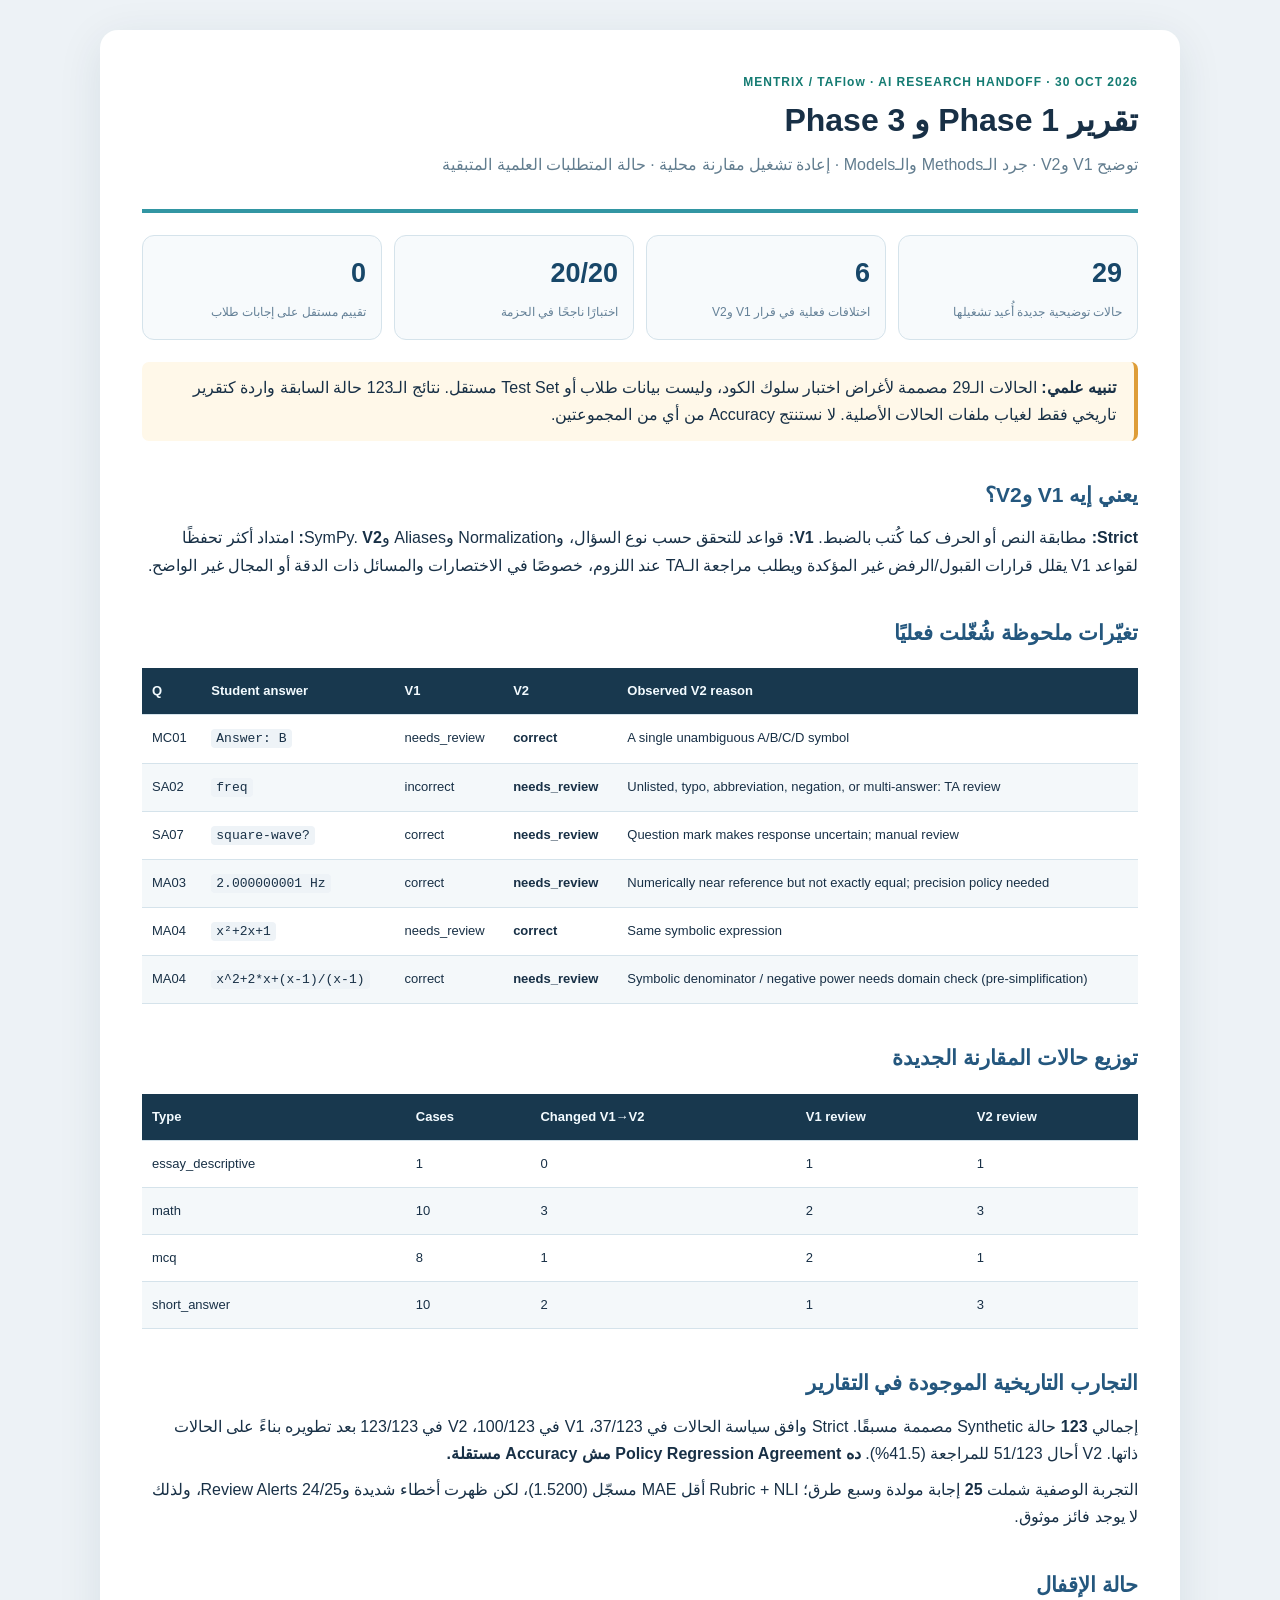
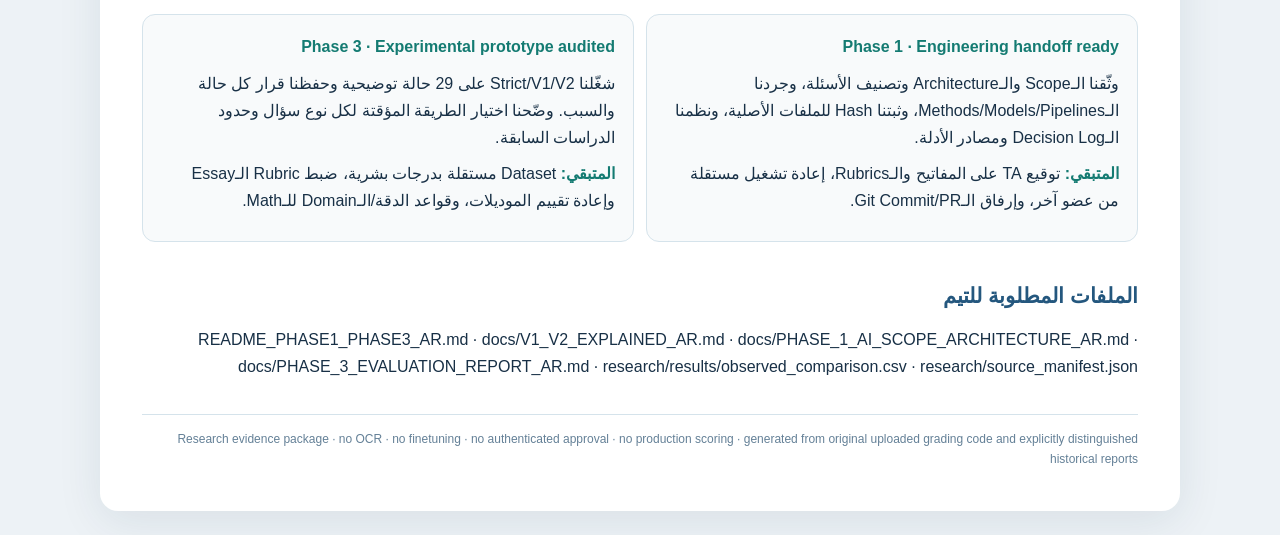
<file: MENTRIX/docs/PHASE_1_3_PRESENTABLE_REPORT_AR.html>
<!doctype html><html lang="ar" dir="rtl"><head><meta charset="utf-8"><meta name="viewport" content="width=device-width, initial-scale=1"><title>MENTRIX | Research Phase 1 & 3 Handoff</title><style>
:root{--ink:#183046;--blue:#24577e;--pale:#edf4f8;--teal:#147b72;--border:#d5e3eb;}*{box-sizing:border-box}body{font-family:"Segoe UI",Tahoma,Arial,sans-serif;background:#edf2f6;color:var(--ink);margin:0;line-height:1.7}main{max-width:1080px;margin:30px auto;padding:42px;background:#fff;border-radius:18px;box-shadow:0 10px 45px #18304618}header{border-bottom:4px solid #3296a3;padding-bottom:22px}.kicker{color:var(--teal);font-size:12px;font-weight:800;letter-spacing:1px}h1{font-size:32px;line-height:1.3;margin:8px 0}h2{margin-top:36px;margin-bottom:12px;color:var(--blue);font-size:21px}.sub{color:#627d8f}.grid{display:grid;grid-template-columns:repeat(4,1fr);gap:12px;margin-top:22px}.metric{border:1px solid var(--border);padding:15px;border-radius:12px;background:#f7fafc}.metric strong{display:block;font-size:27px;color:#184769}.metric span{font-size:12px;color:#648097}.notice{background:#fff8e9;border-right:4px solid #de9d38;padding:12px 18px;border-radius:7px;margin-top:22px}table{border-collapse:collapse;width:100%;margin:18px 0;direction:ltr;font-size:13px}th,td{padding:12px 10px;border-bottom:1px solid var(--border);text-align:left;vertical-align:top}th{background:#18384e;color:#f3fbff}tr:nth-child(even) td{background:#f4f8fa}code{direction:ltr;unicode-bidi:embed;background:#eef3f7;border-radius:4px;padding:2px 5px}.status{display:grid;grid-template-columns:1fr 1fr;gap:12px}.panel{border:1px solid var(--border);border-radius:13px;padding:18px;background:#f8fafb}.panel b{color:var(--teal)}p{margin:9px 0}footer{margin-top:33px;border-top:1px solid var(--border);padding-top:14px;color:#648097;font-size:12px}@media(max-width:760px){main{margin:0;padding:20px;border-radius:0}.grid{grid-template-columns:repeat(2,1fr)}.status{grid-template-columns:1fr}table{font-size:11px}th,td{padding:6px}}@media print{body{background:white}main{margin:0;padding:20px;box-shadow:none}}
</style></head><body><main><header><div class="kicker">MENTRIX / TAFlow · AI RESEARCH HANDOFF · 30 OCT 2026</div><h1>تقرير Phase 1 و Phase 3</h1><p class="sub">توضيح V1 وV2 · جرد الـMethods والـModels · إعادة تشغيل مقارنة محلية · حالة المتطلبات العلمية المتبقية</p></header>
<div class="grid"><div class="metric"><strong>29</strong><span>حالات توضيحية جديدة أُعيد تشغيلها</span></div><div class="metric"><strong>6</strong><span>اختلافات فعلية في قرار V1 وV2</span></div><div class="metric"><strong>20/20</strong><span>اختبارًا ناجحًا في الحزمة</span></div><div class="metric"><strong>0</strong><span>تقييم مستقل على إجابات طلاب</span></div></div>
<div class="notice"><b>تنبيه علمي:</b> الحالات الـ29 مصممة لأغراض اختبار سلوك الكود، وليست بيانات طلاب أو Test Set مستقل. نتائج الـ123 حالة السابقة واردة كتقرير تاريخي فقط لغياب ملفات الحالات الأصلية. لا نستنتج Accuracy من أي من المجموعتين.</div>
<h2>يعني إيه V1 وV2؟</h2><p><b>Strict:</b> مطابقة النص أو الحرف كما كُتب بالضبط. <b>V1:</b> قواعد للتحقق حسب نوع السؤال، وNormalization وAliases وSymPy. <b>V2:</b> امتداد أكثر تحفظًا لقواعد V1 يقلل قرارات القبول/الرفض غير المؤكدة ويطلب مراجعة الـTA عند اللزوم، خصوصًا في الاختصارات والمسائل ذات الدقة أو المجال غير الواضح.</p>
<h2>تغيّرات ملحوظة شُغّلت فعليًا</h2><table><thead><tr><th>Q</th><th>Student answer</th><th>V1</th><th>V2</th><th>Observed V2 reason</th></tr></thead><tbody><tr><td>MC01</td><td><code>Answer: B</code></td><td>needs_review</td><td><strong>correct</strong></td><td>A single unambiguous A/B/C/D symbol</td></tr><tr><td>SA02</td><td><code>freq</code></td><td>incorrect</td><td><strong>needs_review</strong></td><td>Unlisted, typo, abbreviation, negation, or multi-answer: TA review</td></tr><tr><td>SA07</td><td><code>square-wave?</code></td><td>correct</td><td><strong>needs_review</strong></td><td>Question mark makes response uncertain; manual review</td></tr><tr><td>MA03</td><td><code>2.000000001 Hz</code></td><td>correct</td><td><strong>needs_review</strong></td><td>Numerically near reference but not exactly equal; precision policy needed</td></tr><tr><td>MA04</td><td><code>x²+2x+1</code></td><td>needs_review</td><td><strong>correct</strong></td><td>Same symbolic expression</td></tr><tr><td>MA04</td><td><code>x^2+2*x+(x-1)/(x-1)</code></td><td>correct</td><td><strong>needs_review</strong></td><td>Symbolic denominator / negative power needs domain check (pre-simplification)</td></tr></tbody></table>
<h2>توزيع حالات المقارنة الجديدة</h2><table><thead><tr><th>Type</th><th>Cases</th><th>Changed V1→V2</th><th>V1 review</th><th>V2 review</th></tr></thead><tbody><tr><td>essay_descriptive</td><td>1</td><td>0</td><td>1</td><td>1</td></tr><tr><td>math</td><td>10</td><td>3</td><td>2</td><td>3</td></tr><tr><td>mcq</td><td>8</td><td>1</td><td>2</td><td>1</td></tr><tr><td>short_answer</td><td>10</td><td>2</td><td>1</td><td>3</td></tr></tbody></table>
<h2>التجارب التاريخية الموجودة في التقارير</h2><p>إجمالي <b>123</b> حالة Synthetic مصممة مسبقًا. Strict وافق سياسة الحالات في 37/123، V1 في 100/123، V2 في 123/123 بعد تطويره بناءً على الحالات ذاتها. V2 أحال 51/123 للمراجعة (41.5%). <b>ده Policy Regression Agreement مش Accuracy مستقلة.</b></p><p>التجربة الوصفية شملت <b>25</b> إجابة مولدة وسبع طرق؛ Rubric + NLI أقل MAE مسجّل (1.5200)، لكن ظهرت أخطاء شديدة و24/25 Review Alerts، ولذلك لا يوجد فائز موثوق.</p>
<h2>حالة الإقفال</h2><div class="status"><div class="panel"><b>Phase 1 · Engineering handoff ready</b><p>وثّقنا الـScope والـArchitecture وتصنيف الأسئلة، وجردنا الـMethods/Models/Pipelines، وثبتنا Hash للملفات الأصلية، ونظمنا الـDecision Log ومصادر الأدلة.</p><p><b>المتبقي:</b> توقيع TA على المفاتيح والـRubrics، إعادة تشغيل مستقلة من عضو آخر، وإرفاق الـGit Commit/PR.</p></div><div class="panel"><b>Phase 3 · Experimental prototype audited</b><p>شغّلنا Strict/V1/V2 على 29 حالة توضيحية وحفظنا قرار كل حالة والسبب. وضّحنا اختيار الطريقة المؤقتة لكل نوع سؤال وحدود الدراسات السابقة.</p><p><b>المتبقي:</b> Dataset مستقلة بدرجات بشرية، ضبط Rubric الـEssay وإعادة تقييم الموديلات، وقواعد الدقة/الـDomain للـMath.</p></div></div>
<h2>الملفات المطلوبة للتيم</h2><p>README_PHASE1_PHASE3_AR.md · docs/V1_V2_EXPLAINED_AR.md · docs/PHASE_1_AI_SCOPE_ARCHITECTURE_AR.md · docs/PHASE_3_EVALUATION_REPORT_AR.md · research/results/observed_comparison.csv · research/source_manifest.json</p><footer>Research evidence package · no OCR · no finetuning · no authenticated approval · no production scoring · generated from original uploaded grading code and explicitly distinguished historical reports</footer></main></body></html>
</file>
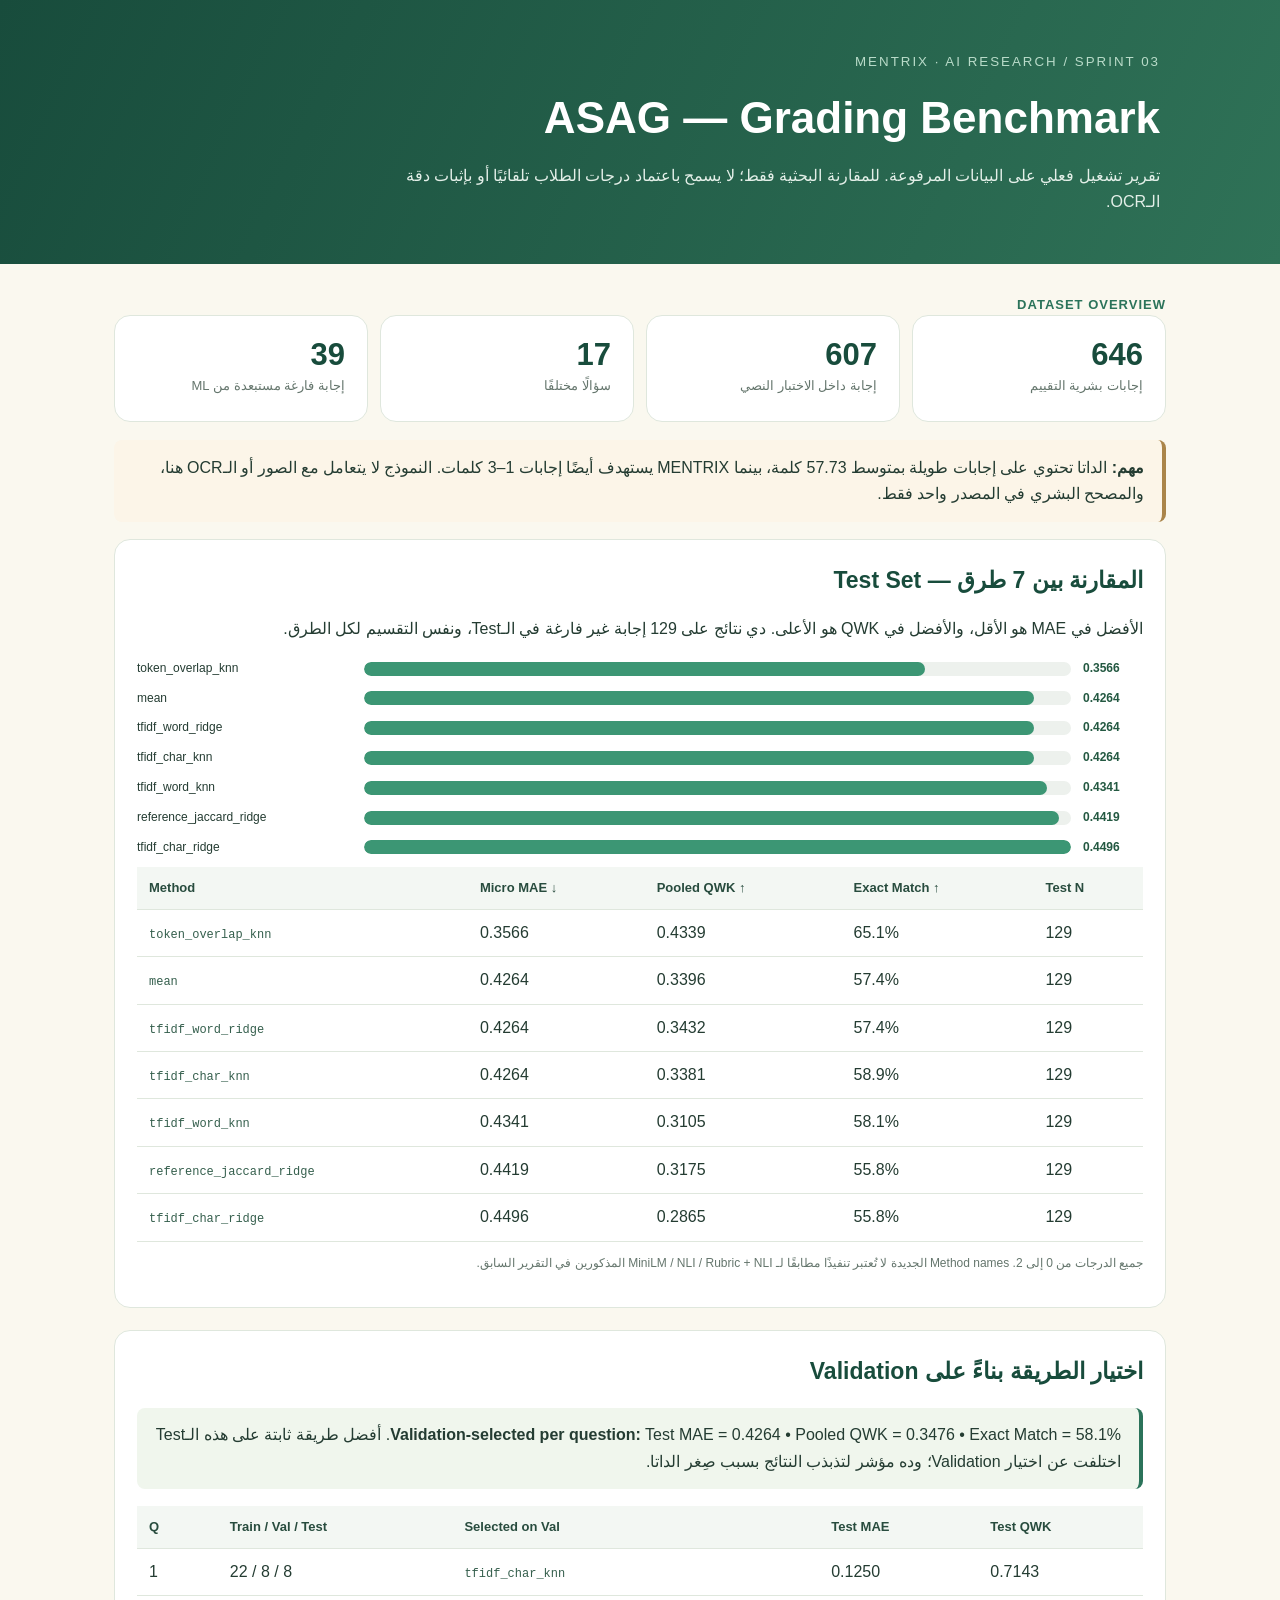
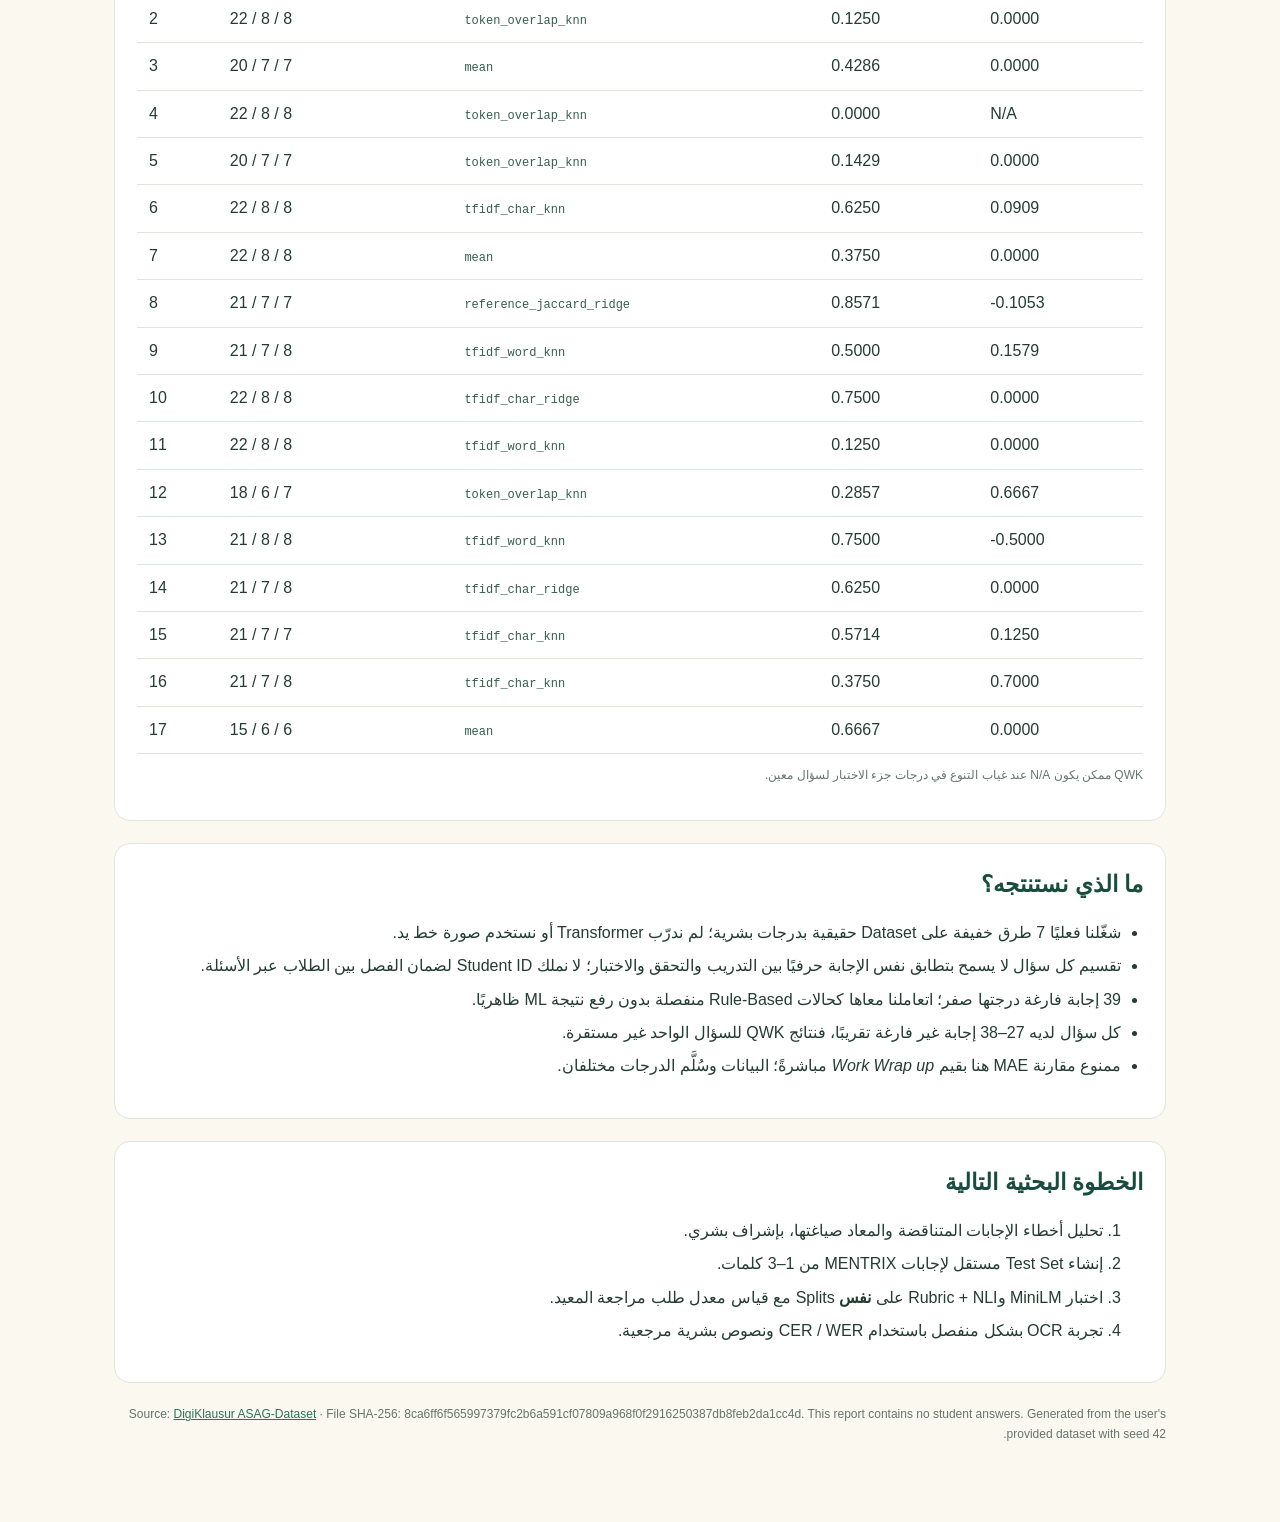
<file: MENTRIX/research/sprint3/results/asag_s03_report.html>
<!doctype html><html lang="ar" dir="rtl"><head><meta charset="utf-8"><meta name="viewport" content="width=device-width,initial-scale=1"><title>MENTRIX | Sprint 03 — ASAG Research Benchmark</title>
<style>
:root{--cream:#faf8ef;--card:#fff;--pine:#184c3c;--accent:#2b735a;--text:#243c32;--muted:#65766d;--line:#dfe7dd;--pale:#edf6ef}*{box-sizing:border-box}body{margin:0;background:var(--cream);font-family:"Segoe UI",Tahoma,Arial,sans-serif;color:var(--text);line-height:1.65}header{background:linear-gradient(115deg,#184c3c,#2f7257);color:white;padding:48px max(24px,calc((100vw - 1040px)/2));}header small{color:#b9dbc9;letter-spacing:2px}header h1{font-size:clamp(30px,4vw,44px);margin:8px 0}header p{color:#e3efe8;margin:0;max-width:800px}main{max-width:1100px;padding:30px 24px 65px;margin:auto}.eyebrow{font-size:13px;text-transform:uppercase;letter-spacing:1px;color:var(--accent);font-weight:700}h2{margin:0 0 15px;font-size:23px;color:var(--pine)}h3{font-size:17px;color:var(--pine)}.grid{display:grid;grid-template-columns:repeat(4,minmax(0,1fr));gap:12px;margin-bottom:18px}.stat,.panel{border:1px solid var(--line);border-radius:16px;background:var(--card);padding:22px}.stat strong{display:block;font-size:31px;line-height:1.1;color:var(--pine)}.stat span{font-size:13px;color:var(--muted)}.panel{margin:16px 0 22px;overflow:auto}.highlight{background:#f0f6ed;border-right:4px solid var(--accent);padding:14px 18px;border-radius:8px;margin:17px 0}.warning{background:#fcf5e8;border-right:4px solid #aa854a;padding:15px 18px;border-radius:8px;margin:17px 0}table{border-collapse:collapse;width:100%;direction:ltr;text-align:left;font-variant-numeric:tabular-nums}th,td{border-bottom:1px solid var(--line);padding:10px 12px;white-space:nowrap}th{background:#f3f7f3;color:#284c3e;font-size:13px}tr:hover td{background:#fbfdfb}code{font-family:Consolas,monospace;font-size:12px;color:#355f4d}.barline{display:grid;grid-template-columns:215px 1fr 60px;direction:ltr;align-items:center;gap:12px;font-size:12px;margin:10px 0}.barlabel{white-space:nowrap;overflow:hidden;text-overflow:ellipsis}.barbg{background:#edf1ed;height:14px;border-radius:20px;overflow:hidden}.bar{height:100%;background:#3c9674;border-radius:20px}.barline b{color:#245942;font-variant-numeric:tabular-nums}ul{padding-right:22px}li{margin:7px 0}.foot{font-size:12px;color:var(--muted);overflow-wrap:anywhere}a{color:var(--accent)}@media(max-width:700px){.grid{grid-template-columns:repeat(2,minmax(0,1fr))}.barline{grid-template-columns:130px 1fr 50px;gap:8px;font-size:10px}.stat strong{font-size:24px}header{padding:32px 22px}main{padding:20px 12px}.panel{padding:14px}}@media print{header{background:#fff;color:#143b2d;padding:20px 0}header p{color:#244e3c}body{background:#fff}.panel,.stat{break-inside:avoid}}
</style></head><body><header><small>MENTRIX · AI RESEARCH / SPRINT 03</small><h1>ASAG — Grading Benchmark</h1><p>تقرير تشغيل فعلي على البيانات المرفوعة. للمقارنة البحثية فقط؛ لا يسمح باعتماد درجات الطلاب تلقائيًا أو بإثبات دقة الـOCR.</p></header><main>
<div class="eyebrow">Dataset overview</div><section class="grid"><div class="stat"><strong>646</strong><span>إجابات بشرية التقييم</span></div><div class="stat"><strong>607</strong><span>إجابة داخل الاختبار النصي</span></div><div class="stat"><strong>17</strong><span>سؤالًا مختلفًا</span></div><div class="stat"><strong>39</strong><span>إجابة فارغة مستبعدة من ML</span></div></section>
<div class="warning"><b>مهم:</b> الداتا تحتوي على إجابات طويلة بمتوسط 57.73 كلمة، بينما MENTRIX يستهدف أيضًا إجابات 1–3 كلمات. النموذج لا يتعامل مع الصور أو الـOCR هنا، والمصحح البشري في المصدر واحد فقط.</div>
<section class="panel"><h2>المقارنة بين 7 طرق — Test Set</h2><p>الأفضل في MAE هو الأقل، والأفضل في QWK هو الأعلى. دي نتائج على 129 إجابة غير فارغة في الـTest، ونفس التقسيم لكل الطرق.</p><div><div class="barline"><span class="barlabel">token_overlap_knn</span><div class="barbg"><div class="bar" style="width:79.3%"></div></div><b>0.3566</b></div><div class="barline"><span class="barlabel">mean</span><div class="barbg"><div class="bar" style="width:94.8%"></div></div><b>0.4264</b></div><div class="barline"><span class="barlabel">tfidf_word_ridge</span><div class="barbg"><div class="bar" style="width:94.8%"></div></div><b>0.4264</b></div><div class="barline"><span class="barlabel">tfidf_char_knn</span><div class="barbg"><div class="bar" style="width:94.8%"></div></div><b>0.4264</b></div><div class="barline"><span class="barlabel">tfidf_word_knn</span><div class="barbg"><div class="bar" style="width:96.6%"></div></div><b>0.4341</b></div><div class="barline"><span class="barlabel">reference_jaccard_ridge</span><div class="barbg"><div class="bar" style="width:98.3%"></div></div><b>0.4419</b></div><div class="barline"><span class="barlabel">tfidf_char_ridge</span><div class="barbg"><div class="bar" style="width:100.0%"></div></div><b>0.4496</b></div></div><table><thead><tr><th>Method</th><th>Micro MAE ↓</th><th>Pooled QWK ↑</th><th>Exact Match ↑</th><th>Test N</th></tr></thead><tbody><tr><td><code>token_overlap_knn</code></td><td>0.3566</td><td>0.4339</td><td>65.1%</td><td>129</td></tr><tr><td><code>mean</code></td><td>0.4264</td><td>0.3396</td><td>57.4%</td><td>129</td></tr><tr><td><code>tfidf_word_ridge</code></td><td>0.4264</td><td>0.3432</td><td>57.4%</td><td>129</td></tr><tr><td><code>tfidf_char_knn</code></td><td>0.4264</td><td>0.3381</td><td>58.9%</td><td>129</td></tr><tr><td><code>tfidf_word_knn</code></td><td>0.4341</td><td>0.3105</td><td>58.1%</td><td>129</td></tr><tr><td><code>reference_jaccard_ridge</code></td><td>0.4419</td><td>0.3175</td><td>55.8%</td><td>129</td></tr><tr><td><code>tfidf_char_ridge</code></td><td>0.4496</td><td>0.2865</td><td>55.8%</td><td>129</td></tr></tbody></table><p class="foot">جميع الدرجات من 0 إلى 2. Method names الجديدة لا تُعتبر تنفيذًا مطابقًا لـ MiniLM / NLI / Rubric + NLI المذكورين في التقرير السابق.</p></section>
<section class="panel"><h2>اختيار الطريقة بناءً على Validation</h2><div class="highlight"><b>Validation-selected per question:</b> Test MAE = 0.4264 • Pooled QWK = 0.3476 • Exact Match = 58.1%. أفضل طريقة ثابتة على هذه الـTest اختلفت عن اختيار Validation؛ وده مؤشر لتذبذب النتائج بسبب صِغر الداتا.</div><table><thead><tr><th>Q</th><th>Train / Val / Test</th><th>Selected on Val</th><th>Test MAE</th><th>Test QWK</th></tr></thead><tbody><tr><td>1</td><td>22 / 8 / 8</td><td><code>tfidf_char_knn</code></td><td>0.1250</td><td>0.7143</td></tr><tr><td>2</td><td>22 / 8 / 8</td><td><code>token_overlap_knn</code></td><td>0.1250</td><td>0.0000</td></tr><tr><td>3</td><td>20 / 7 / 7</td><td><code>mean</code></td><td>0.4286</td><td>0.0000</td></tr><tr><td>4</td><td>22 / 8 / 8</td><td><code>token_overlap_knn</code></td><td>0.0000</td><td>N/A</td></tr><tr><td>5</td><td>20 / 7 / 7</td><td><code>token_overlap_knn</code></td><td>0.1429</td><td>0.0000</td></tr><tr><td>6</td><td>22 / 8 / 8</td><td><code>tfidf_char_knn</code></td><td>0.6250</td><td>0.0909</td></tr><tr><td>7</td><td>22 / 8 / 8</td><td><code>mean</code></td><td>0.3750</td><td>0.0000</td></tr><tr><td>8</td><td>21 / 7 / 7</td><td><code>reference_jaccard_ridge</code></td><td>0.8571</td><td>-0.1053</td></tr><tr><td>9</td><td>21 / 7 / 8</td><td><code>tfidf_word_knn</code></td><td>0.5000</td><td>0.1579</td></tr><tr><td>10</td><td>22 / 8 / 8</td><td><code>tfidf_char_ridge</code></td><td>0.7500</td><td>0.0000</td></tr><tr><td>11</td><td>22 / 8 / 8</td><td><code>tfidf_word_knn</code></td><td>0.1250</td><td>0.0000</td></tr><tr><td>12</td><td>18 / 6 / 7</td><td><code>token_overlap_knn</code></td><td>0.2857</td><td>0.6667</td></tr><tr><td>13</td><td>21 / 8 / 8</td><td><code>tfidf_word_knn</code></td><td>0.7500</td><td>-0.5000</td></tr><tr><td>14</td><td>21 / 7 / 8</td><td><code>tfidf_char_ridge</code></td><td>0.6250</td><td>0.0000</td></tr><tr><td>15</td><td>21 / 7 / 7</td><td><code>tfidf_char_knn</code></td><td>0.5714</td><td>0.1250</td></tr><tr><td>16</td><td>21 / 7 / 8</td><td><code>tfidf_char_knn</code></td><td>0.3750</td><td>0.7000</td></tr><tr><td>17</td><td>15 / 6 / 6</td><td><code>mean</code></td><td>0.6667</td><td>0.0000</td></tr></tbody></table><p class="foot">QWK ممكن يكون N/A عند غياب التنوع في درجات جزء الاختبار لسؤال معين.</p></section>
<section class="panel"><h2>ما الذي نستنتجه؟</h2><ul><li>شغّلنا فعليًا 7 طرق خفيفة على Dataset حقيقية بدرجات بشرية؛ لم ندرّب Transformer أو نستخدم صورة خط يد.</li><li>تقسيم كل سؤال لا يسمح بتطابق نفس الإجابة حرفيًا بين التدريب والتحقق والاختبار؛ لا نملك Student ID لضمان الفصل بين الطلاب عبر الأسئلة.</li><li>39 إجابة فارغة درجتها صفر؛ اتعاملنا معاها كحالات Rule-Based منفصلة بدون رفع نتيجة ML ظاهريًا.</li><li>كل سؤال لديه 27–38 إجابة غير فارغة تقريبًا، فنتائج QWK للسؤال الواحد غير مستقرة.</li><li>ممنوع مقارنة MAE هنا بقيم <i>Work Wrap up</i> مباشرةً؛ البيانات وسُلَّم الدرجات مختلفان.</li></ul></section>
<section class="panel"><h2>الخطوة البحثية التالية</h2><ol><li>تحليل أخطاء الإجابات المتناقضة والمعاد صياغتها، بإشراف بشري.</li><li>إنشاء Test Set مستقل لإجابات MENTRIX من 1–3 كلمات.</li><li>اختبار MiniLM وRubric + NLI على <b>نفس</b> Splits مع قياس معدل طلب مراجعة المعيد.</li><li>تجربة OCR بشكل منفصل باستخدام CER / WER ونصوص بشرية مرجعية.</li></ol></section><p class="foot">Source: <a href="https://github.com/DigiKlausur/ASAG-Dataset">DigiKlausur ASAG-Dataset</a> · File SHA-256: 8ca6ff6f565997379fc2b6a591cf07809a968f0f2916250387db8feb2da1cc4d. This report contains no student answers. Generated from the user's provided dataset with seed 42.</p></main></body></html>
</file>
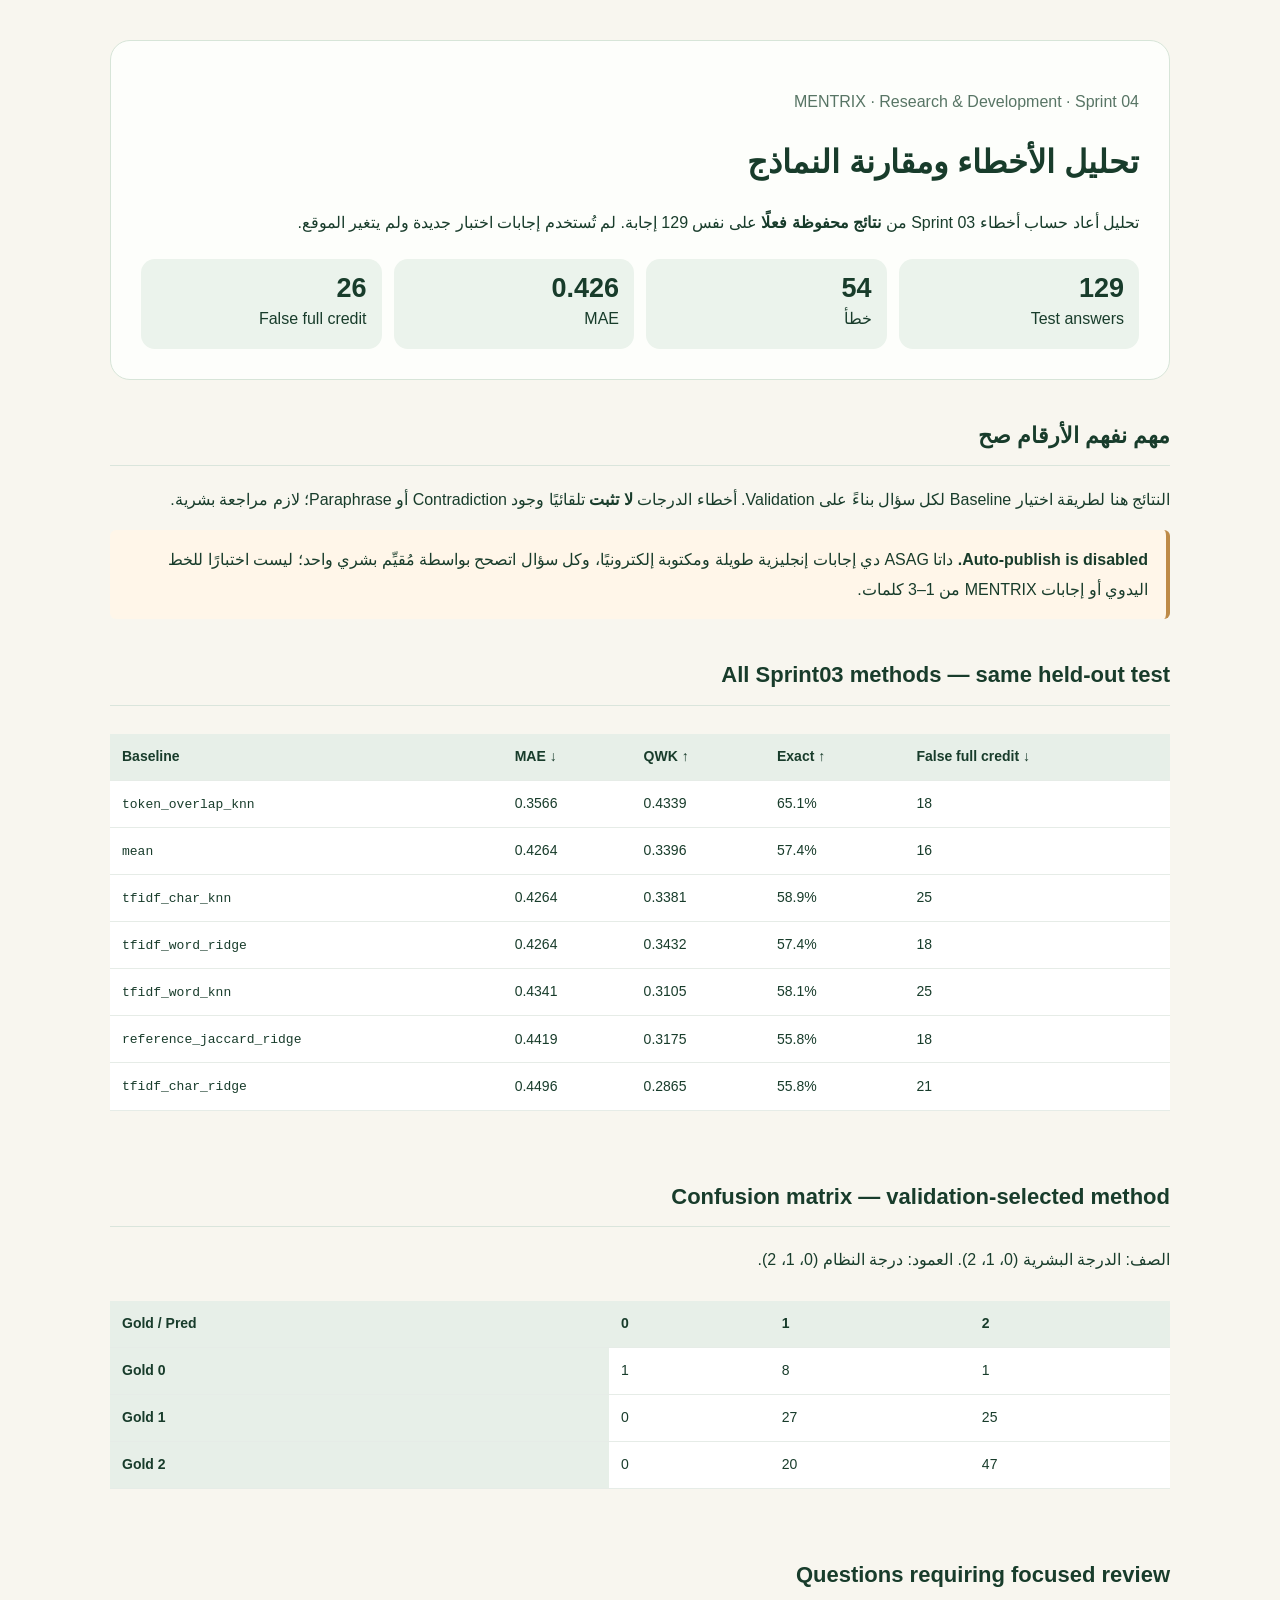
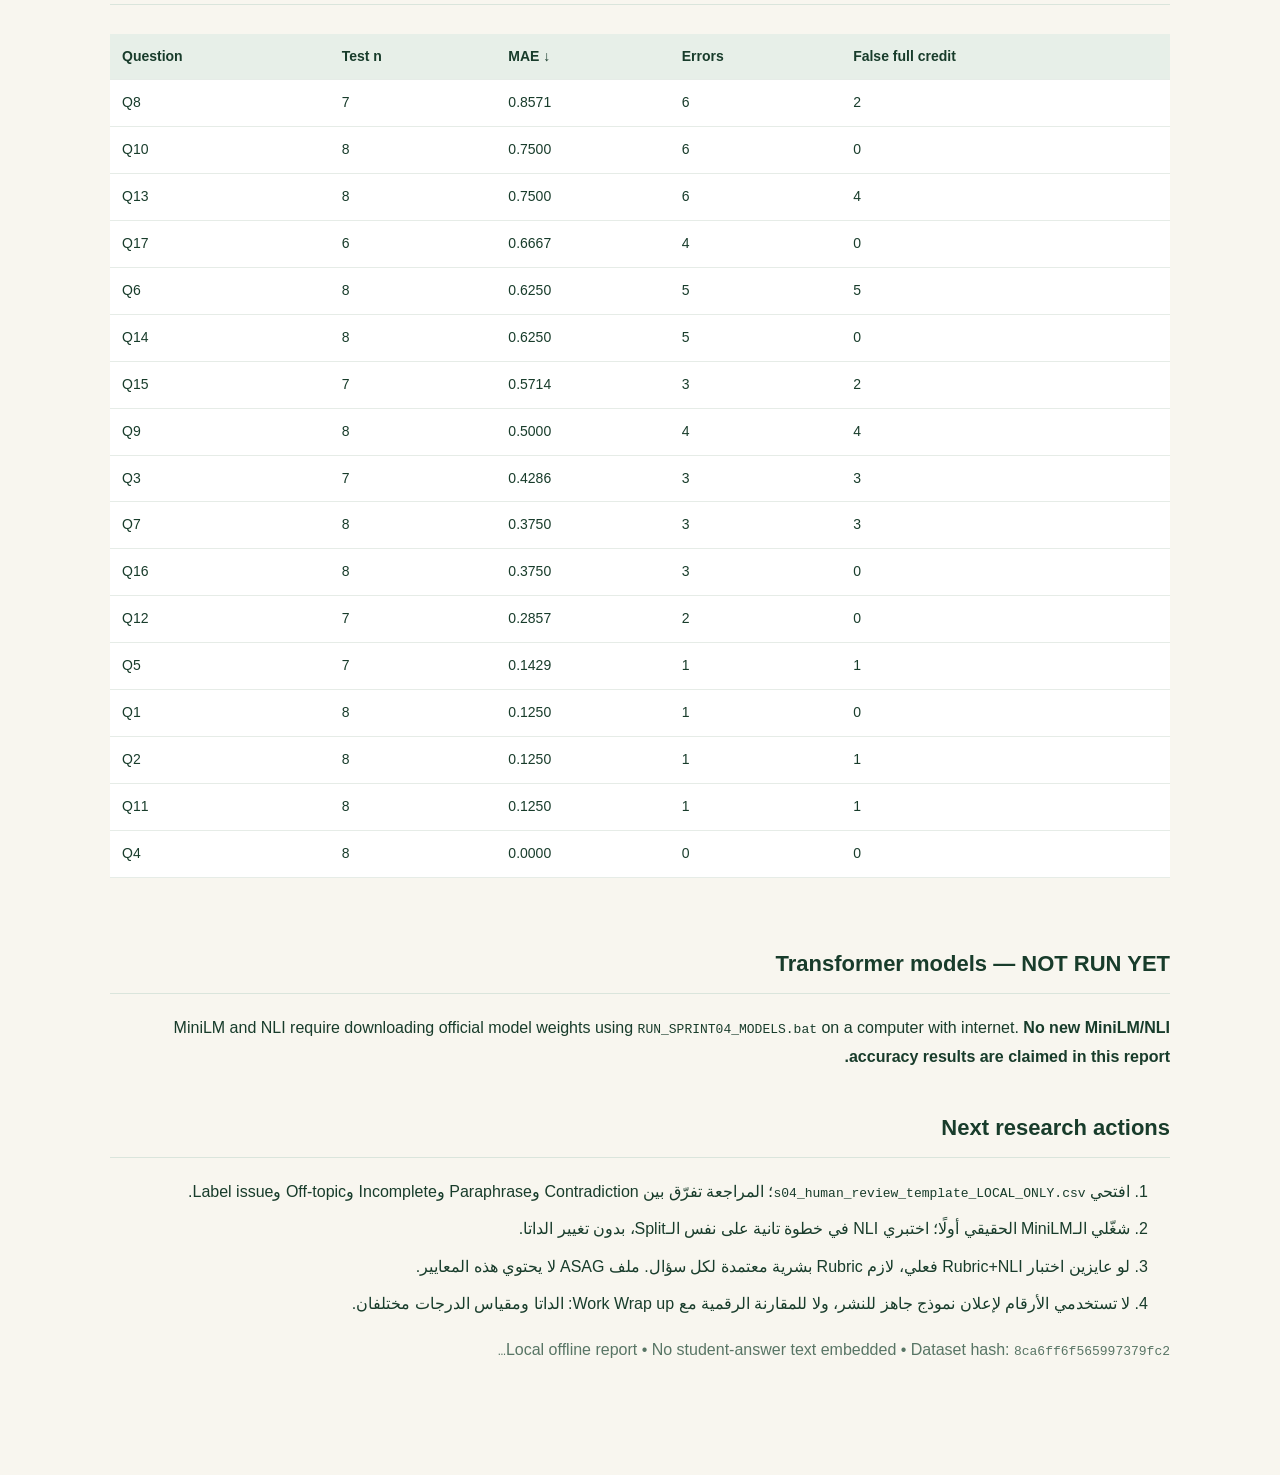
<file: MENTRIX/research/sprint4/results/s04_error_analysis_report.html>
<!doctype html><html lang="ar" dir="rtl"><head><meta charset="UTF-8"><meta name="viewport" content="width=device-width,initial-scale=1"><title>MENTRIX | Sprint 04 Research</title><style>
    body{font-family:Segoe UI,Tahoma,Arial,sans-serif;background:#f8f6ef;color:#183c2b;margin:0;line-height:1.85}
    main{max-width:1060px;margin:40px auto;padding:0 20px 55px}h1{font-size:32px;margin:0}h2{font-size:22px;border-bottom:1px solid #dae5dc;padding-bottom:9px;margin-top:36px}
    .muted{color:#587565}.hero{background:#fdfefb;border:1px solid #d7e5d8;border-radius:20px;padding:30px}
    .cols{display:grid;grid-template-columns:repeat(4,minmax(0,1fr));gap:12px;margin-top:22px}.stat{background:#ebf3ec;border-radius:14px;padding:15px}.stat strong{display:block;font-size:27px;line-height:1.1}
    table{border-collapse:collapse;width:100%;margin:10px 0 30px;background:white;direction:ltr;text-align:left}td,th{border-bottom:1px solid #e6ece7;padding:10px 12px;font-size:14px}th{background:#e7efe8}.scroll{overflow:auto}
    .warning{padding:15px 18px;border-inline-start:4px solid #be8a47;background:#fff6e9;border-radius:6px}code{font-family:Consolas,monospace;font-size:13px}li{margin:8px 0}
    @media(max-width:680px){.cols{grid-template-columns:repeat(2,minmax(0,1fr))}main{margin-top:16px}}
    </style></head><body><main>
    <div class="hero"><p class="muted">MENTRIX · Research & Development · Sprint 04</p><h1>تحليل الأخطاء ومقارنة النماذج</h1>
    <p>تحليل أعاد حساب أخطاء Sprint 03 من <b>نتائج محفوظة فعلًا</b> على نفس 129 إجابة. لم تُستخدم إجابات اختبار جديدة ولم يتغير الموقع.</p>
    <div class="cols"><div class="stat"><strong>129</strong>Test answers</div><div class="stat"><strong>54</strong>خطأ</div><div class="stat"><strong>0.426</strong>MAE</div><div class="stat"><strong>26</strong>False full credit</div></div></div>
    <h2>مهم نفهم الأرقام صح</h2><p>النتائج هنا لطريقة اختيار Baseline لكل سؤال بناءً على Validation. أخطاء الدرجات <b>لا تثبت</b> تلقائيًا وجود Contradiction أو Paraphrase؛ لازم مراجعة بشرية.</p>
    <p class="warning"><b>Auto-publish is disabled.</b> داتا ASAG دي إجابات إنجليزية طويلة ومكتوبة إلكترونيًا، وكل سؤال اتصحح بواسطة مُقيِّم بشري واحد؛ ليست اختبارًا للخط اليدوي أو إجابات MENTRIX من 1–3 كلمات.</p>
    <h2>All Sprint03 methods — same held-out test</h2><div class="scroll"><table><thead><tr><th>Baseline</th><th>MAE ↓</th><th>QWK ↑</th><th>Exact ↑</th><th>False full credit ↓</th></tr></thead><tbody><tr><td><code>token_overlap_knn</code></td><td>0.3566</td><td>0.4339</td><td>65.1%</td><td>18</td></tr><tr><td><code>mean</code></td><td>0.4264</td><td>0.3396</td><td>57.4%</td><td>16</td></tr><tr><td><code>tfidf_char_knn</code></td><td>0.4264</td><td>0.3381</td><td>58.9%</td><td>25</td></tr><tr><td><code>tfidf_word_ridge</code></td><td>0.4264</td><td>0.3432</td><td>57.4%</td><td>18</td></tr><tr><td><code>tfidf_word_knn</code></td><td>0.4341</td><td>0.3105</td><td>58.1%</td><td>25</td></tr><tr><td><code>reference_jaccard_ridge</code></td><td>0.4419</td><td>0.3175</td><td>55.8%</td><td>18</td></tr><tr><td><code>tfidf_char_ridge</code></td><td>0.4496</td><td>0.2865</td><td>55.8%</td><td>21</td></tr></tbody></table></div>
    <h2>Confusion matrix — validation-selected method</h2><p>الصف: الدرجة البشرية (0، 1، 2). العمود: درجة النظام (0، 1، 2).</p><div class="scroll"><table><thead><tr><th>Gold / Pred</th><th>0</th><th>1</th><th>2</th></tr></thead><tbody><tr><th>Gold 0</th><td>1</td><td>8</td><td>1</td></tr><tr><th>Gold 1</th><td>0</td><td>27</td><td>25</td></tr><tr><th>Gold 2</th><td>0</td><td>20</td><td>47</td></tr></tbody></table></div>
    <h2>Questions requiring focused review</h2><div class="scroll"><table><thead><tr><th>Question</th><th>Test n</th><th>MAE ↓</th><th>Errors</th><th>False full credit</th></tr></thead><tbody><tr><td>Q8</td><td>7</td><td>0.8571</td><td>6</td><td>2</td></tr><tr><td>Q10</td><td>8</td><td>0.7500</td><td>6</td><td>0</td></tr><tr><td>Q13</td><td>8</td><td>0.7500</td><td>6</td><td>4</td></tr><tr><td>Q17</td><td>6</td><td>0.6667</td><td>4</td><td>0</td></tr><tr><td>Q6</td><td>8</td><td>0.6250</td><td>5</td><td>5</td></tr><tr><td>Q14</td><td>8</td><td>0.6250</td><td>5</td><td>0</td></tr><tr><td>Q15</td><td>7</td><td>0.5714</td><td>3</td><td>2</td></tr><tr><td>Q9</td><td>8</td><td>0.5000</td><td>4</td><td>4</td></tr><tr><td>Q3</td><td>7</td><td>0.4286</td><td>3</td><td>3</td></tr><tr><td>Q7</td><td>8</td><td>0.3750</td><td>3</td><td>3</td></tr><tr><td>Q16</td><td>8</td><td>0.3750</td><td>3</td><td>0</td></tr><tr><td>Q12</td><td>7</td><td>0.2857</td><td>2</td><td>0</td></tr><tr><td>Q5</td><td>7</td><td>0.1429</td><td>1</td><td>1</td></tr><tr><td>Q1</td><td>8</td><td>0.1250</td><td>1</td><td>0</td></tr><tr><td>Q2</td><td>8</td><td>0.1250</td><td>1</td><td>1</td></tr><tr><td>Q11</td><td>8</td><td>0.1250</td><td>1</td><td>1</td></tr><tr><td>Q4</td><td>8</td><td>0.0000</td><td>0</td><td>0</td></tr></tbody></table></div>
    <h2>Transformer models — NOT RUN YET</h2><p>MiniLM and NLI require downloading official model weights using <code>RUN_SPRINT04_MODELS.bat</code> on a computer with internet. <b>No new MiniLM/NLI accuracy results are claimed in this report.</b></p>
    <h2>Next research actions</h2><ol>
    <li>افتحي <code>s04_human_review_template_LOCAL_ONLY.csv</code>؛ المراجعة تفرّق بين Contradiction وParaphrase وIncomplete وOff-topic وLabel issue.</li>
    <li>شغّلي الـMiniLM الحقيقي أولًا؛ اختبري NLI في خطوة تانية على نفس الـSplit، بدون تغيير الداتا.</li>
    <li>لو عايزين اختبار Rubric+NLI فعلي، لازم Rubric بشرية معتمدة لكل سؤال. ملف ASAG لا يحتوي هذه المعايير.</li>
    <li>لا تستخدمي الأرقام لإعلان نموذج جاهز للنشر، ولا للمقارنة الرقمية مع Work Wrap up: الداتا ومقياس الدرجات مختلفان.</li>
    </ol><p class="muted">Local offline report • No student-answer text embedded • Dataset hash: <code>8ca6ff6f565997379fc2…</code></p>
    </main></body></html>
</file>
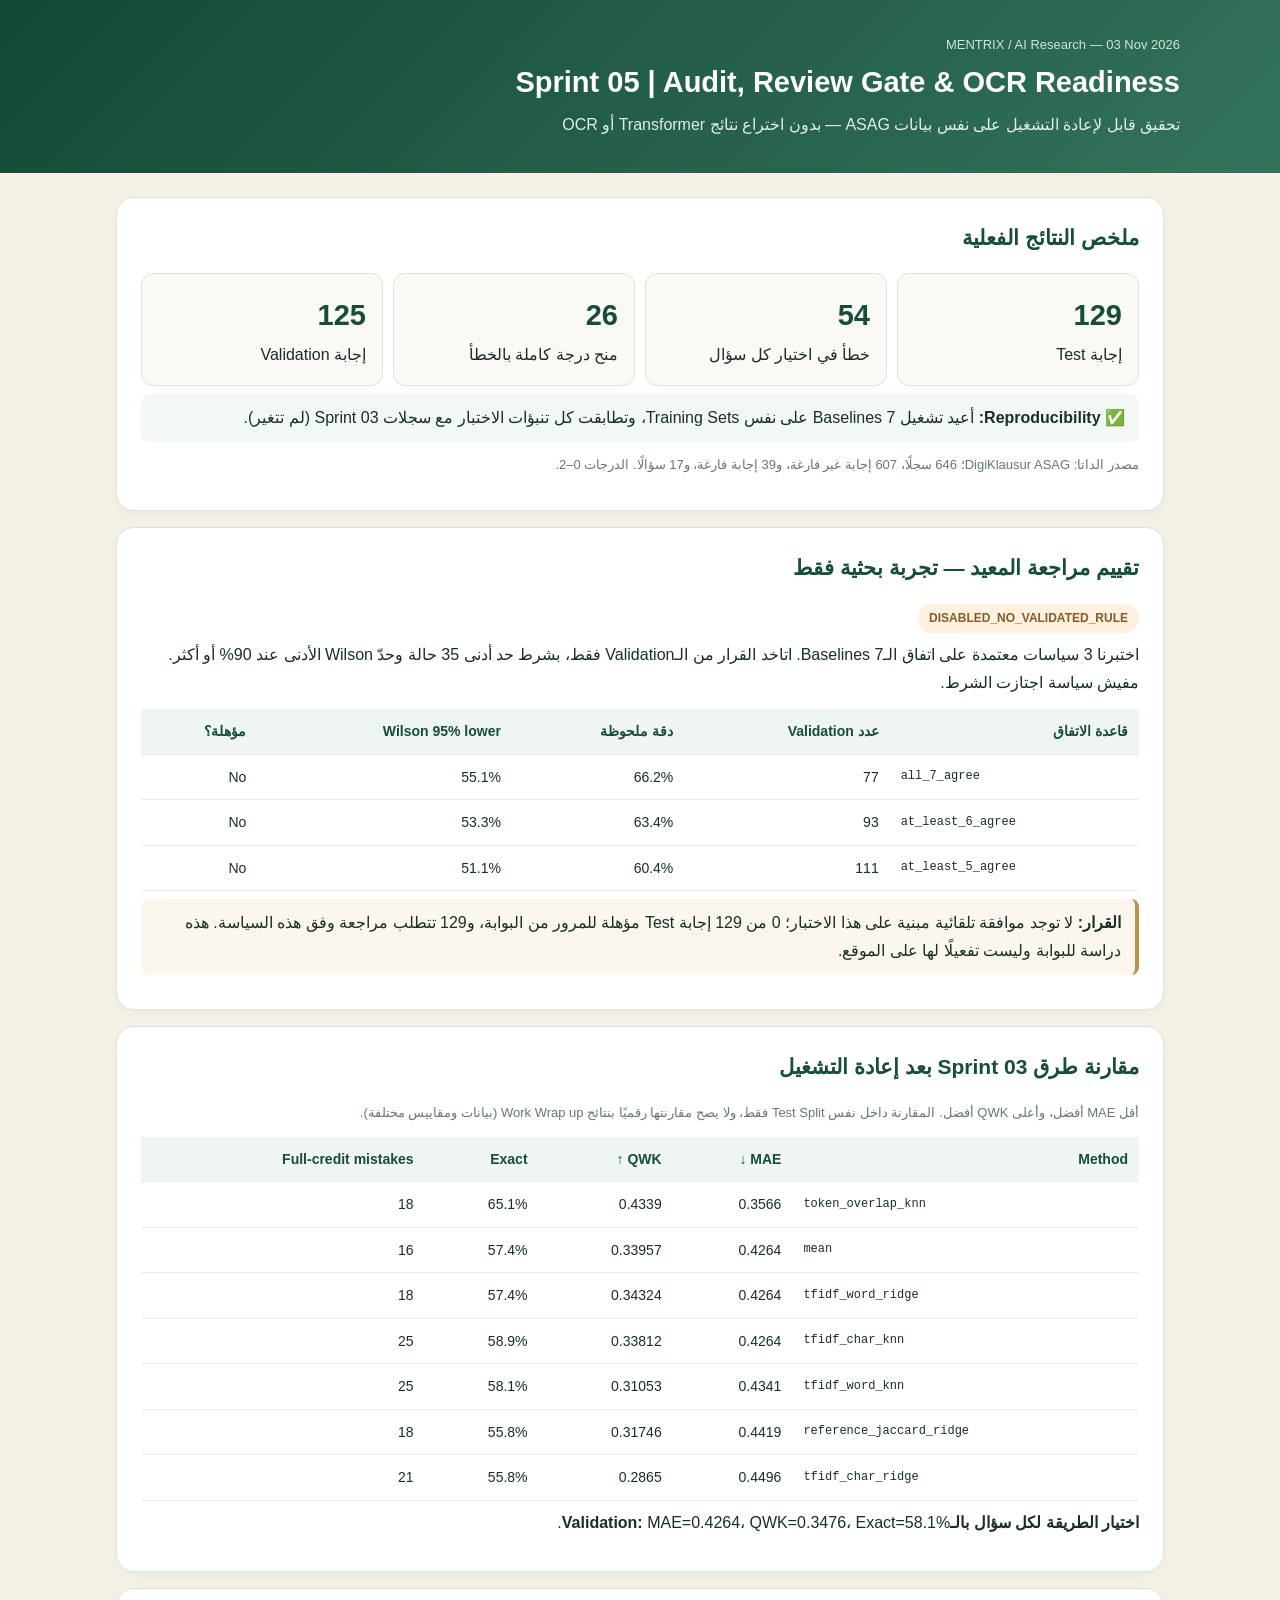
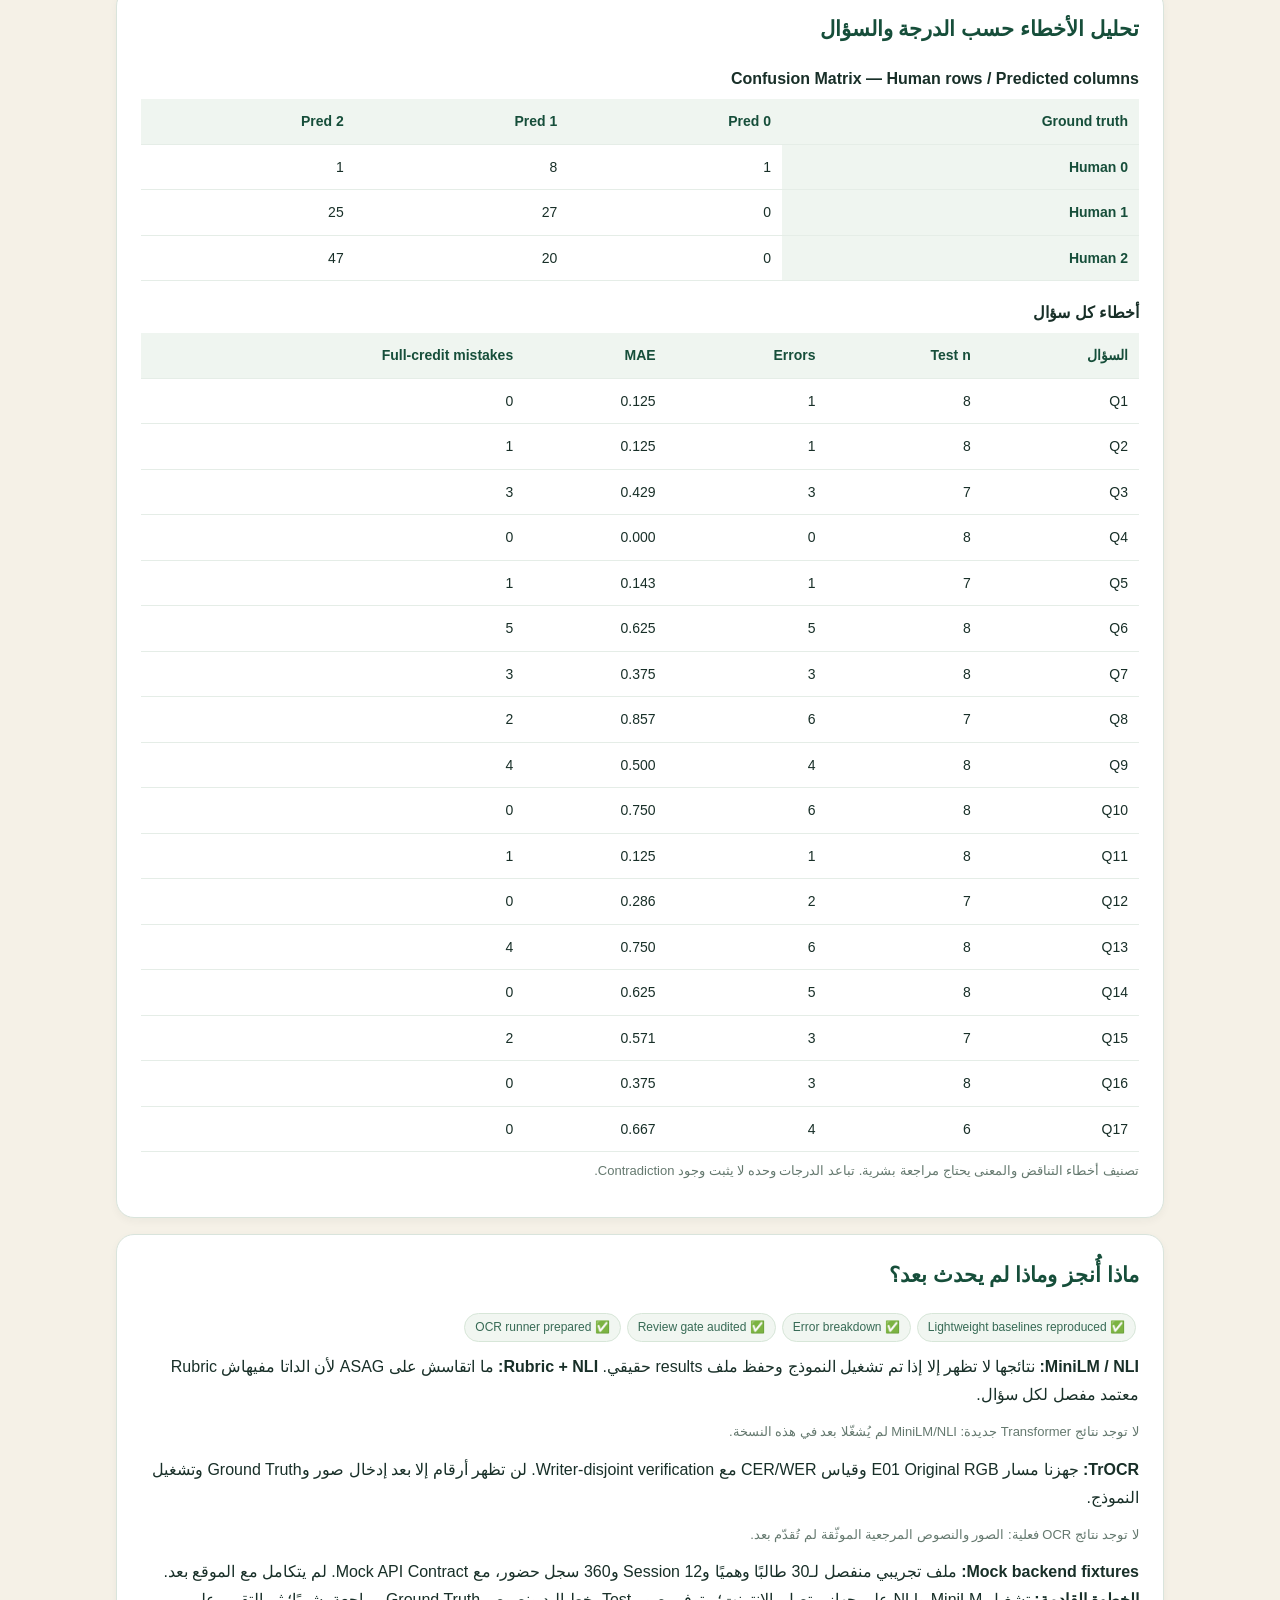
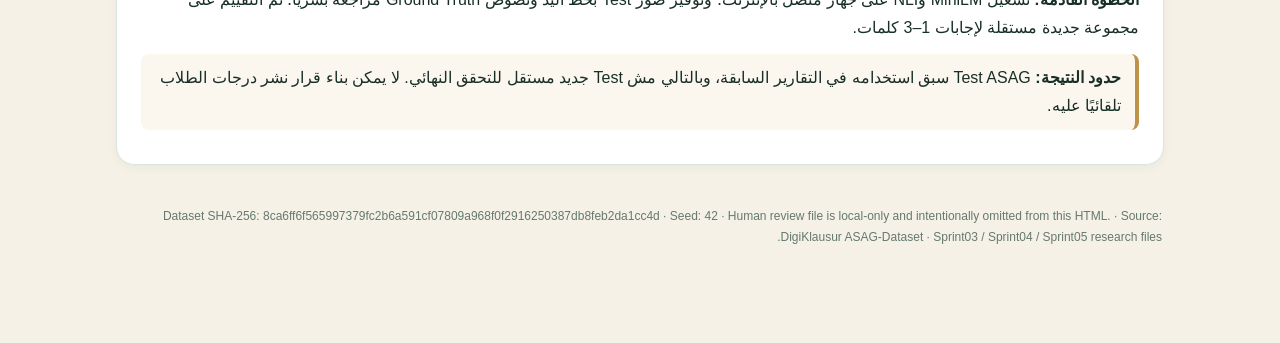
<file: MENTRIX/research/sprint5/results/s05_unified_research_report.html>
<!doctype html><html lang="ar" dir="rtl"><head><meta charset="utf-8"><meta name="viewport" content="width=device-width, initial-scale=1"><title>MENTRIX — Sprint 05 Audit & Research Readiness</title>
<style>
:root{--green:#164e3a;--sea:#376a55;--beige:#f5f1e7;--cream:#faf9f4;--ink:#182f28;--muted:#65796f;--stroke:#d9e4dc}*{box-sizing:border-box}
body{font-family:Tahoma,"Segoe UI",sans-serif;color:var(--ink);background:var(--beige);margin:0;line-height:1.75}header{background:linear-gradient(135deg,#124934,#34735b);color:#fff;padding:34px max(22px,calc((100% - 1080px)/2))}header h1{font-size:29px;line-height:1.25;margin:7px 0 11px}header p{margin:0;color:#e1eee5}main{max-width:1080px;margin:24px auto 70px;padding:0 16px}.flag{display:inline-block;background:#e7f1e9;color:#25563d;font-size:12px;padding:4px 11px;border-radius:99px;font-weight:700}.flag.warn{background:#fff0df;color:#855c28}.container{background:#fff;border:1px solid var(--stroke);border-radius:18px;margin:16px 0;padding:22px 24px;box-shadow:0 3px 9px #1235230b}h2{margin:0 0 16px;font-size:21px;color:var(--green)}h3{font-size:16px;margin:18px 0 6px}p{margin:8px 0 12px}.grid{display:grid;grid-template-columns:repeat(4,minmax(0,1fr));gap:10px}.kpi{background:var(--cream);padding:16px;border:1px solid var(--stroke);border-radius:12px}.kpi strong{font-size:29px;display:block;direction:ltr;text-align:right;color:var(--green)}.small{font-size:13px;color:var(--muted)}.warning{border-right:4px solid #bd934a;background:#fcf7ee;padding:10px 14px;border-radius:8px}table{border-collapse:collapse;width:100%;min-width:590px;font-size:14px}th,td{padding:10px 11px;border-bottom:1px solid #e5ede7;text-align:right}th{background:#eff5f0;color:var(--green)}.tablewrap{overflow-x:auto}.mono{font-family:Consolas,monospace;font-size:12px;direction:ltr;text-align:left}.key{background:#f2f8f3;padding:10px 14px;border-radius:9px}.pill{display:inline-block;background:#f1f6f1;color:var(--sea);border:1px solid #d7e6d8;padding:3px 10px;border-radius:30px;font-size:12px;margin:3px}footer{color:var(--muted);font-size:12px;padding:25px 2px;overflow-wrap:anywhere}@media(max-width:650px){header{padding:24px}.grid{grid-template-columns:repeat(2,minmax(0,1fr))}.container{padding:17px}header h1{font-size:24px}}
</style></head><body>
<header><div class="small" style="color:#cce7d8">MENTRIX / AI Research — 03 Nov 2026</div><h1>Sprint 05 | Audit, Review Gate & OCR Readiness</h1><p>تحقيق قابل لإعادة التشغيل على نفس بيانات ASAG — بدون اختراع نتائج Transformer أو OCR</p></header>
<main>
<section class="container"><h2>ملخص النتائج الفعلية</h2><div class="grid">
<div class="kpi"><strong>129</strong><span>إجابة Test</span></div>
<div class="kpi"><strong>54</strong><span>خطأ في اختيار كل سؤال</span></div>
<div class="kpi"><strong>26</strong><span>منح درجة كاملة بالخطأ</span></div>
<div class="kpi"><strong>125</strong><span>إجابة Validation</span></div>
</div><p class="key">✅ <b>Reproducibility:</b> أعيد تشغيل 7 Baselines على نفس Training Sets، وتطابقت كل تنبؤات الاختبار مع سجلات Sprint 03 (لم تتغير).</p>
<p class="small">مصدر الداتا: DigiKlausur ASAG؛ 646 سجلًا، 607 إجابة غير فارغة، و39 إجابة فارغة، و17 سؤالًا. الدرجات 0–2. </p></section>
<section class="container"><h2>تقييم مراجعة المعيد — تجربة بحثية فقط</h2><span class="flag warn">DISABLED_NO_VALIDATED_RULE</span><p>اختبرنا 3 سياسات معتمدة على اتفاق الـ7 Baselines. اتاخد القرار من الـValidation فقط، بشرط حد أدنى 35 حالة وحدّ Wilson الأدنى عند 90% أو أكثر. مفيش سياسة اجتازت الشرط.</p><div class="tablewrap"><table><thead><tr><th>قاعدة الاتفاق</th><th>عدد Validation</th><th>دقة ملحوظة</th><th>Wilson 95% lower</th><th>مؤهلة؟</th></tr></thead><tbody><tr><td class="mono">all_7_agree</td><td>77</td><td>66.2%</td><td>55.1%</td><td>No</td></tr><tr><td class="mono">at_least_6_agree</td><td>93</td><td>63.4%</td><td>53.3%</td><td>No</td></tr><tr><td class="mono">at_least_5_agree</td><td>111</td><td>60.4%</td><td>51.1%</td><td>No</td></tr></tbody></table></div>
<p class="warning"><b>القرار:</b> لا توجد موافقة تلقائية مبنية على هذا الاختبار؛ 0 من 129 إجابة Test مؤهلة للمرور من البوابة، و129 تتطلب مراجعة وفق هذه السياسة. هذه دراسة للبوابة وليست تفعيلًا لها على الموقع.</p></section>
<section class="container"><h2>مقارنة طرق Sprint 03 بعد إعادة التشغيل</h2><p class="small">أقل MAE أفضل، وأعلى QWK أفضل. المقارنة داخل نفس Test Split فقط، ولا يصح مقارنتها رقميًا بنتائج Work Wrap up (بيانات ومقاييس مختلفة).</p><div class="tablewrap"><table><thead><tr><th>Method</th><th>MAE ↓</th><th>QWK ↑</th><th>Exact</th><th>Full-credit mistakes</th></tr></thead><tbody><tr><td class="mono">token_overlap_knn</td><td>0.3566</td><td>0.4339</td><td>65.1%</td><td>18</td></tr><tr><td class="mono">mean</td><td>0.4264</td><td>0.33957</td><td>57.4%</td><td>16</td></tr><tr><td class="mono">tfidf_word_ridge</td><td>0.4264</td><td>0.34324</td><td>57.4%</td><td>18</td></tr><tr><td class="mono">tfidf_char_knn</td><td>0.4264</td><td>0.33812</td><td>58.9%</td><td>25</td></tr><tr><td class="mono">tfidf_word_knn</td><td>0.4341</td><td>0.31053</td><td>58.1%</td><td>25</td></tr><tr><td class="mono">reference_jaccard_ridge</td><td>0.4419</td><td>0.31746</td><td>55.8%</td><td>18</td></tr><tr><td class="mono">tfidf_char_ridge</td><td>0.4496</td><td>0.2865</td><td>55.8%</td><td>21</td></tr></tbody></table></div><p><b>اختيار الطريقة لكل سؤال بالـValidation:</b> MAE=0.4264، QWK=0.3476، Exact=58.1%.</p></section>
<section class="container"><h2>تحليل الأخطاء حسب الدرجة والسؤال</h2><h3>Confusion Matrix — Human rows / Predicted columns</h3><div class="tablewrap"><table><thead><tr><th>Ground truth</th><th>Pred 0</th><th>Pred 1</th><th>Pred 2</th></tr></thead><tbody><tr><th>Human 0</th><td>1</td><td>8</td><td>1</td></tr><tr><th>Human 1</th><td>0</td><td>27</td><td>25</td></tr><tr><th>Human 2</th><td>0</td><td>20</td><td>47</td></tr></tbody></table></div>
<h3>أخطاء كل سؤال</h3><div class="tablewrap"><table><thead><tr><th>السؤال</th><th>Test n</th><th>Errors</th><th>MAE</th><th>Full-credit mistakes</th></tr></thead><tbody><tr><td>Q1</td><td>8</td><td>1</td><td>0.125</td><td>0</td></tr><tr><td>Q2</td><td>8</td><td>1</td><td>0.125</td><td>1</td></tr><tr><td>Q3</td><td>7</td><td>3</td><td>0.429</td><td>3</td></tr><tr><td>Q4</td><td>8</td><td>0</td><td>0.000</td><td>0</td></tr><tr><td>Q5</td><td>7</td><td>1</td><td>0.143</td><td>1</td></tr><tr><td>Q6</td><td>8</td><td>5</td><td>0.625</td><td>5</td></tr><tr><td>Q7</td><td>8</td><td>3</td><td>0.375</td><td>3</td></tr><tr><td>Q8</td><td>7</td><td>6</td><td>0.857</td><td>2</td></tr><tr><td>Q9</td><td>8</td><td>4</td><td>0.500</td><td>4</td></tr><tr><td>Q10</td><td>8</td><td>6</td><td>0.750</td><td>0</td></tr><tr><td>Q11</td><td>8</td><td>1</td><td>0.125</td><td>1</td></tr><tr><td>Q12</td><td>7</td><td>2</td><td>0.286</td><td>0</td></tr><tr><td>Q13</td><td>8</td><td>6</td><td>0.750</td><td>4</td></tr><tr><td>Q14</td><td>8</td><td>5</td><td>0.625</td><td>0</td></tr><tr><td>Q15</td><td>7</td><td>3</td><td>0.571</td><td>2</td></tr><tr><td>Q16</td><td>8</td><td>3</td><td>0.375</td><td>0</td></tr><tr><td>Q17</td><td>6</td><td>4</td><td>0.667</td><td>0</td></tr></tbody></table></div><p class="small">تصنيف أخطاء التناقض والمعنى يحتاج مراجعة بشرية. تباعد الدرجات وحده لا يثبت وجود Contradiction.</p></section>
<section class="container"><h2>ماذا أُنجز وماذا لم يحدث بعد؟</h2>
<span class="pill">✅ Lightweight baselines reproduced</span><span class="pill">✅ Error breakdown</span><span class="pill">✅ Review gate audited</span><span class="pill">✅ OCR runner prepared</span>
<p><b>MiniLM / NLI:</b> نتائجها لا تظهر إلا إذا تم تشغيل النموذج وحفظ ملف results حقيقي. <b>Rubric + NLI:</b> ما اتقاسش على ASAG لأن الداتا مفيهاش Rubric معتمد مفصل لكل سؤال.</p><p class='small'>لا توجد نتائج Transformer جديدة: MiniLM/NLI لم يُشغّلا بعد في هذه النسخة.</p>
<p><b>TrOCR:</b> جهزنا مسار E01 Original RGB وقياس CER/WER مع Writer-disjoint verification. لن تظهر أرقام إلا بعد إدخال صور وGround Truth وتشغيل النموذج.</p><p class='small'>لا توجد نتائج OCR فعلية: الصور والنصوص المرجعية الموثّقة لم تُقدّم بعد.</p>
<p><b>Mock backend fixtures:</b> ملف تجريبي منفصل لـ30 طالبًا وهميًا و12 Session و360 سجل حضور، مع Mock API Contract. لم يتكامل مع الموقع بعد. <b>الخطوة القادمة:</b> تشغيل MiniLM وNLI على جهاز متصل بالإنترنت؛ وتوفير صور Test بخط اليد ونصوص Ground Truth مراجعة بشريًا؛ ثم التقييم على مجموعة جديدة مستقلة لإجابات 1–3 كلمات.</p>
<p class="warning"><b>حدود النتيجة:</b> Test ASAG سبق استخدامه في التقارير السابقة، وبالتالي مش Test جديد مستقل للتحقق النهائي. لا يمكن بناء قرار نشر درجات الطلاب تلقائيًا عليه.</p></section>
<footer>Dataset SHA-256: 8ca6ff6f565997379fc2b6a591cf07809a968f0f2916250387db8feb2da1cc4d · Seed: 42 · Human review file is local-only and intentionally omitted from this HTML. · Source: DigiKlausur ASAG-Dataset · Sprint03 / Sprint04 / Sprint05 research files.</footer>
</main></body></html>
</file>
